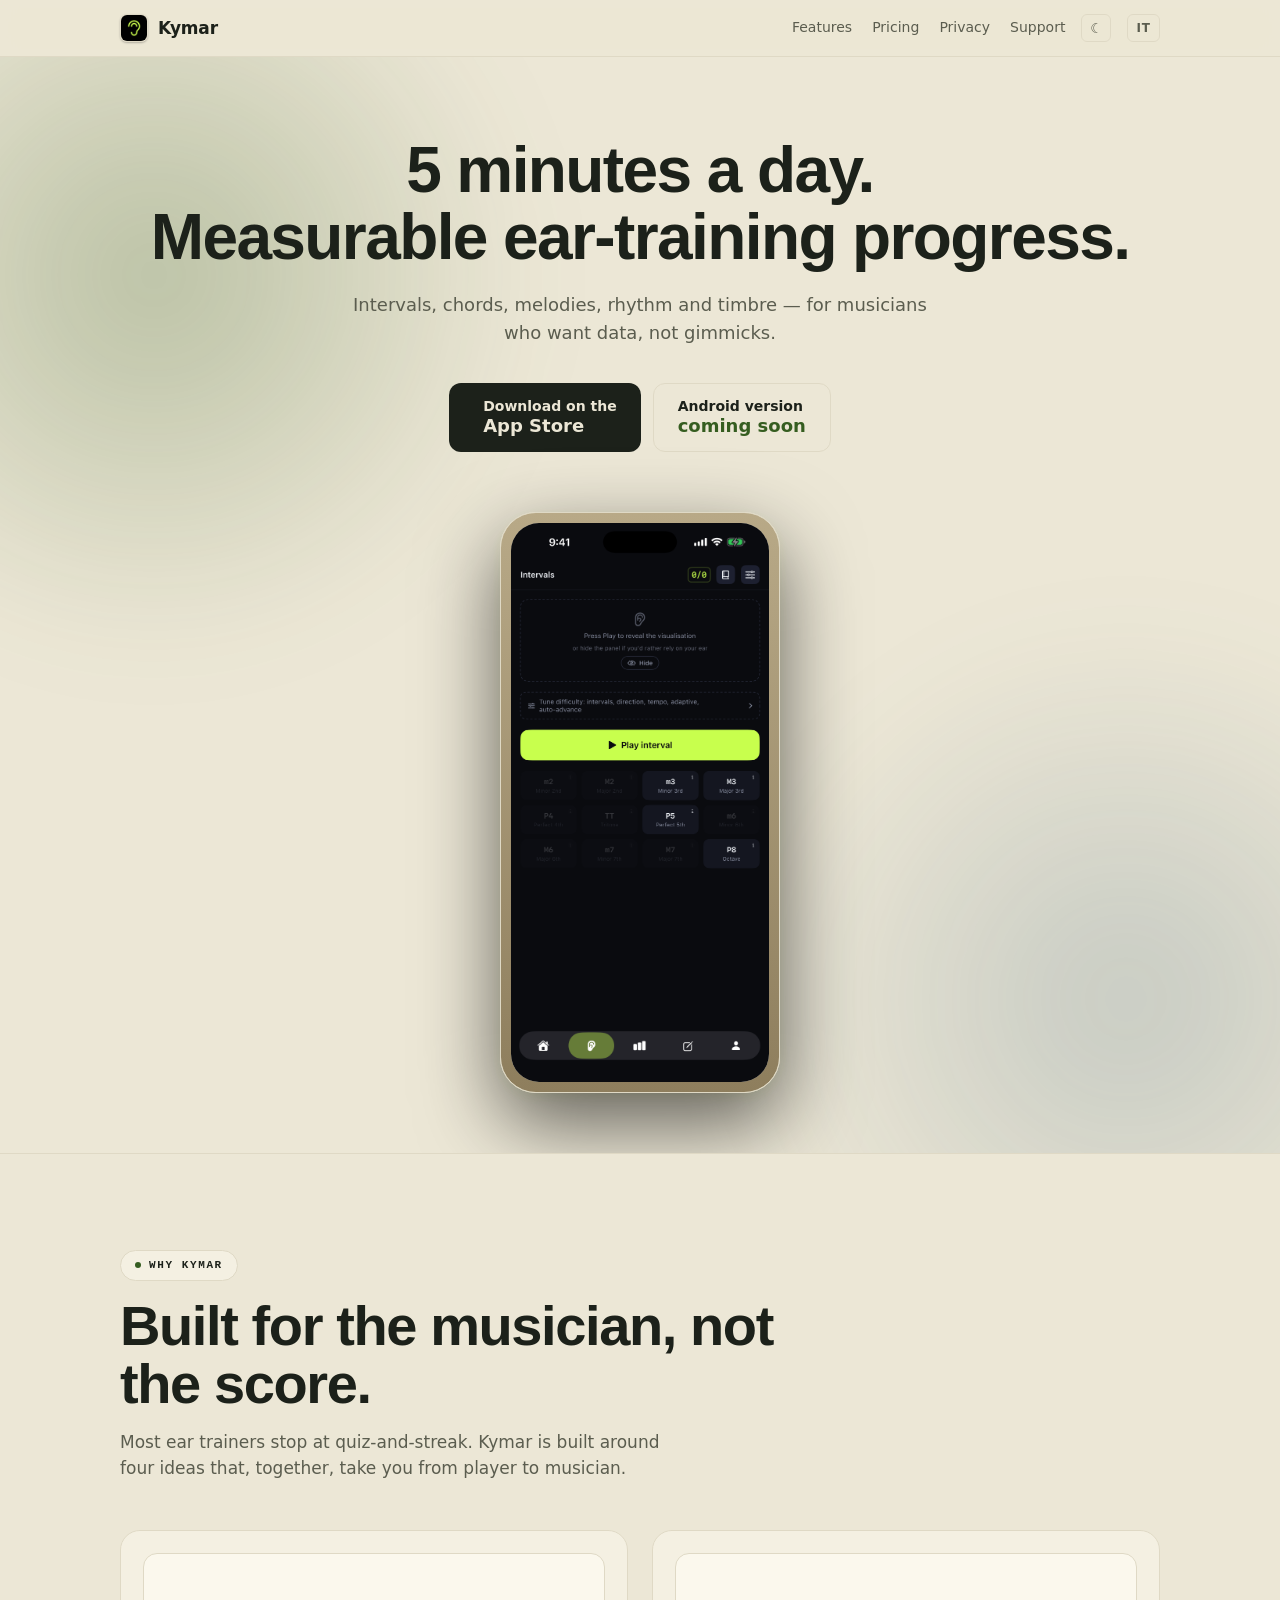
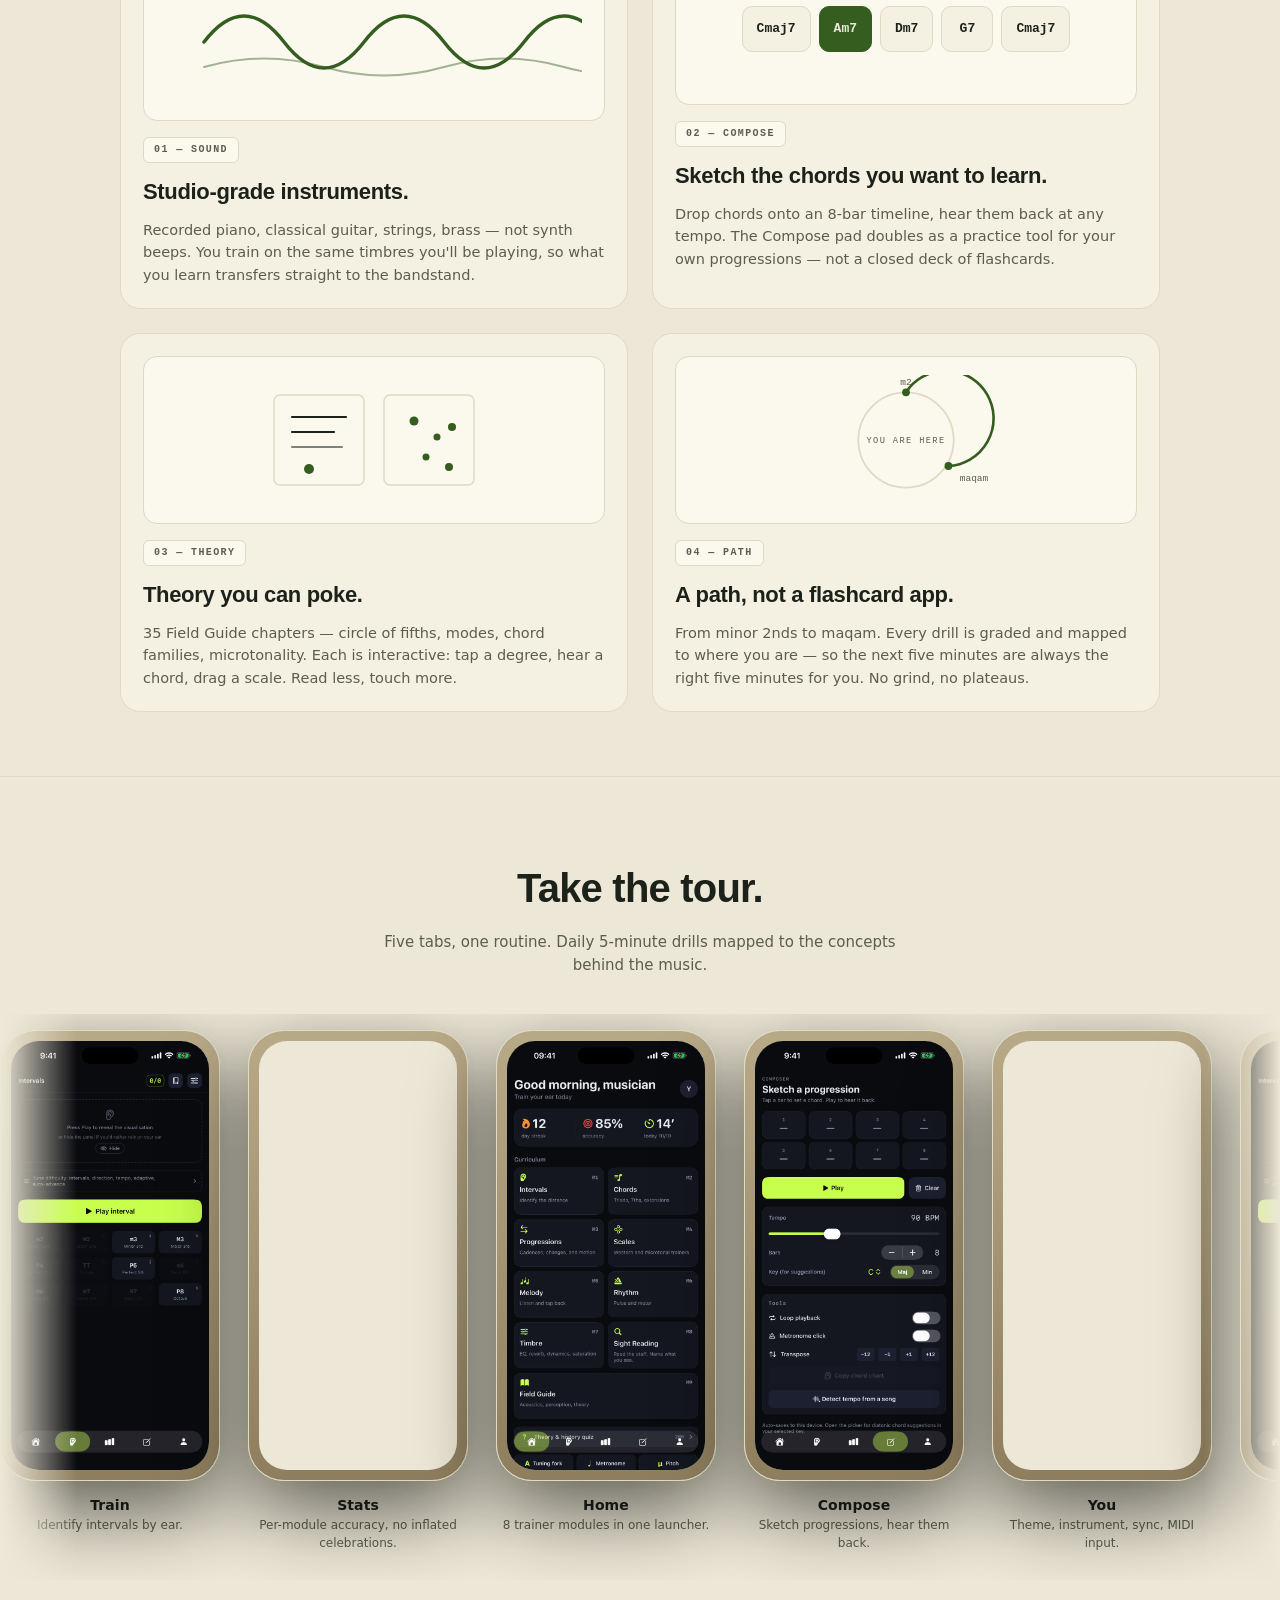
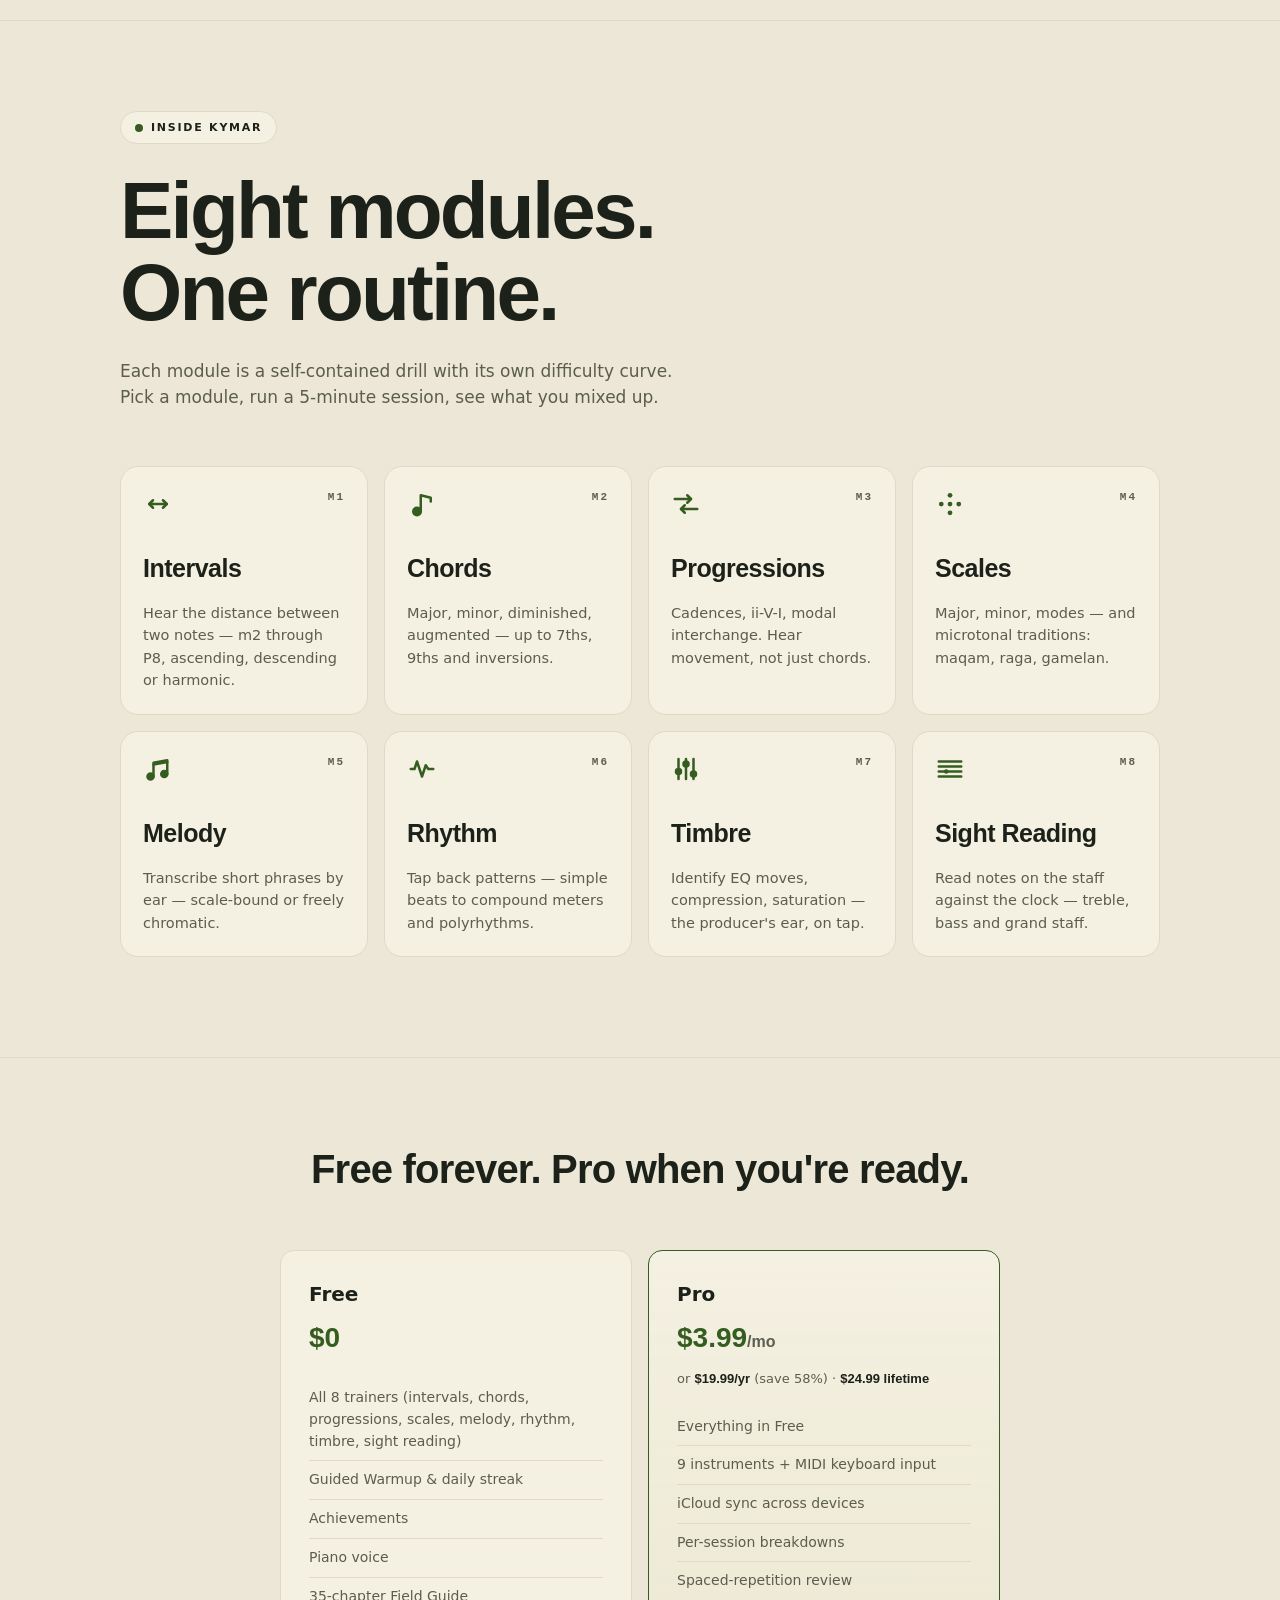
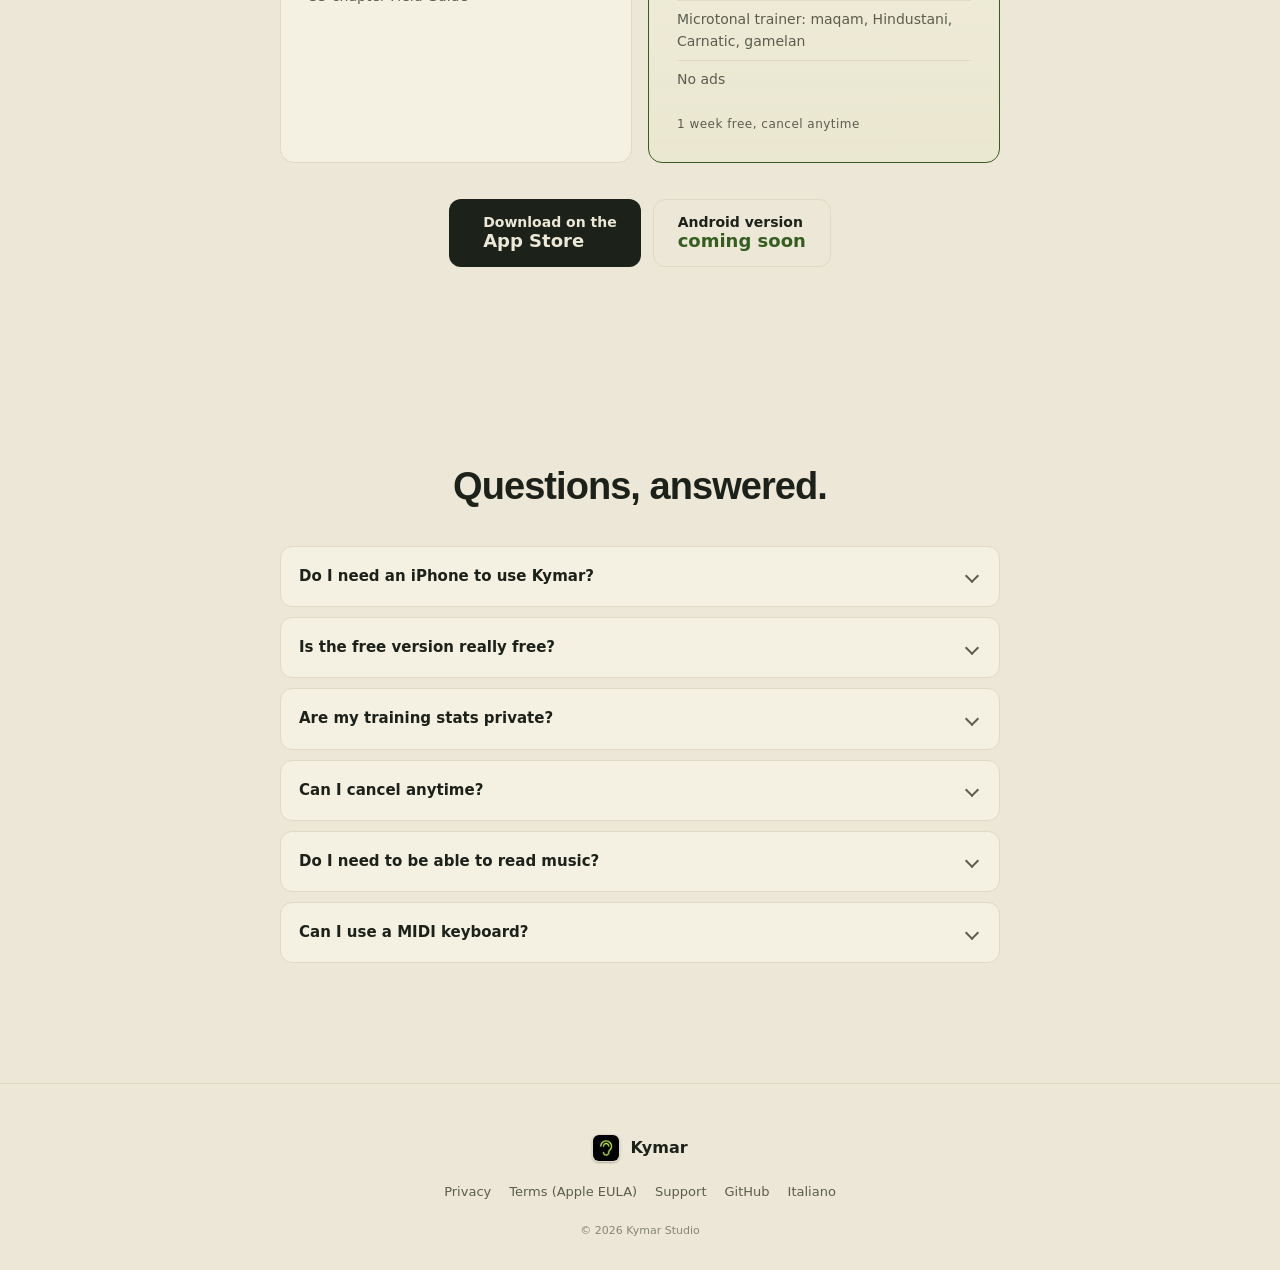
<file: index.html>
<!DOCTYPE html>
<html lang="en">
<head>
<meta charset="UTF-8">
<meta name="viewport" content="width=device-width, initial-scale=1.0">
<meta name="theme-color" content="#0a0b0f">
<title>Kymar — 5 minutes a day, measurable ear-training progress</title>
<meta name="description" content="Daily ear-training practice for musicians. Intervals, chords, melodies, rhythm, timbre. Free on the App Store. Android coming soon.">
<link rel="stylesheet" href="styles.css?v=10">
<link rel="canonical" href="https://khalis-ux.github.io/kymar-site/">
<link rel="alternate" hreflang="en" href="https://khalis-ux.github.io/kymar-site/">
<link rel="alternate" hreflang="it" href="https://khalis-ux.github.io/kymar-site/it/">
<link rel="alternate" hreflang="x-default" href="https://khalis-ux.github.io/kymar-site/">
<meta property="og:title" content="Kymar — 5 minutes a day, measurable ear-training progress">
<meta property="og:description" content="Intervals, chords, melodies, rhythm — for musicians who want data, not gimmicks.">
<meta property="og:type" content="website">
<meta property="og:url" content="https://khalis-ux.github.io/kymar-site/">
<meta property="og:image" content="https://khalis-ux.github.io/kymar-site/og-image.png">
<meta property="og:image:width" content="1200">
<meta property="og:image:height" content="630">
<meta name="twitter:card" content="summary_large_image">
<meta name="twitter:title" content="Kymar — 5 minutes a day, measurable ear-training progress">
<meta name="twitter:description" content="Intervals, chords, melodies, rhythm — for musicians who want data, not gimmicks.">
<meta name="twitter:image" content="https://khalis-ux.github.io/kymar-site/og-image.png">
<!-- Favicon set generated from the iOS Marketing Icon (1024×1024).
     16/32 are the browser-tab sizes; 180 is the iOS "Add to Home
     Screen" touch icon. Apple's spec wants 180 without alpha — the
     source PNG is opaque so the resample is safe. -->
<link rel="icon" type="image/png" sizes="32x32" href="favicon-32.png">
<link rel="icon" type="image/png" sizes="16x16" href="favicon-16.png">
<link rel="apple-touch-icon" sizes="180x180" href="apple-touch-icon.png">
<!-- Schema.org SoftwareApplication payload so Google can render the
     app as a rich result (name + price + screenshot) instead of a
     generic blue link. Mirrors the pricing tiers and screenshots
     declared visually in the page. -->
<script type="application/ld+json">
{
  "@context": "https://schema.org",
  "@type": "MobileApplication",
  "name": "Kymar",
  "description": "Daily ear-training practice for musicians. Intervals, chords, melodies, rhythm, timbre.",
  "operatingSystem": "iOS 17+",
  "applicationCategory": "EducationApplication",
  "url": "https://khalis-ux.github.io/kymar-site/",
  "image": "https://khalis-ux.github.io/kymar-site/og-image.png",
  "screenshot": [
    "https://khalis-ux.github.io/kymar-site/screenshots/02-train-en.png",
    "https://khalis-ux.github.io/kymar-site/screenshots/01-home-en.png",
    "https://khalis-ux.github.io/kymar-site/screenshots/04-stats-en.png"
  ],
  "offers": [
    {"@type": "Offer", "price": "0",     "priceCurrency": "USD", "name": "Free"},
    {"@type": "Offer", "price": "3.99",  "priceCurrency": "USD", "name": "Pro Monthly"},
    {"@type": "Offer", "price": "19.99", "priceCurrency": "USD", "name": "Pro Yearly"},
    {"@type": "Offer", "price": "24.99", "priceCurrency": "USD", "name": "Pro Lifetime"}
  ]
}
</script>
</head>
<body>

<header class="site-header">
  <div class="container header-inner">
    <a href="./" class="brand" aria-label="Kymar — home">
      <img class="brand-mark" src="favicon-32.png" alt="" width="32" height="32" decoding="async">
      <span class="brand-name">Kymar</span>
    </a>
    <nav class="site-nav">
      <a href="#features">Features</a>
      <a href="#pricing">Pricing</a>
      <a href="https://khalis-ux.github.io/kymar-policy/privacy-policy/">Privacy</a>
      <a href="https://khalis-ux.github.io/kymar-policy/support/">Support</a>
    </nav>
    <button class="theme-toggle" type="button"
            aria-label="Switch to light theme" aria-pressed="false">☀</button>
    <a href="it/" class="lang-switch" hreflang="it" aria-label="Italiano">IT</a>
  </div>
</header>

<main>

<section class="hero">
  <div class="container">
    <h1>5 minutes a day.<br>Measurable ear-training progress.</h1>
    <p class="hero-sub">Intervals, chords, melodies, rhythm and timbre — for musicians who want data, not gimmicks.</p>
    <div class="hero-cta">
      <a href="https://apps.apple.com/app/id6772418602" class="btn-store btn-appstore" aria-label="Download on the App Store">
        <span class="badge-glyph" aria-hidden="true"></span>
        <span class="badge-text">Download on the<br><strong>App Store</strong></span>
      </a>
      <a href="#" class="btn-store btn-playstore" aria-label="Android version coming">
        <span class="badge-text">Android version<br><strong>coming soon</strong></span>
      </a>
    </div>
    <div class="hero-screen">
      <div class="phone-frame">
        <div class="phone-screen">
          <img src="screenshots/02-train-en.png" alt="Kymar Intervals trainer with 12-button answer grid and Play button — the daily-drill view" loading="eager" decoding="async">
        </div>
      </div>
    </div>
  </div>
</section>

<!-- WHY KYMAR — four-up pitch grid. The two screenshots above show
     what the app LOOKS like; this section explains why it's built the
     way it is. Inline SVGs for the per-card visuals so the whole
     section ships in one HTML round-trip (no image requests, no
     layout-shift while waiting for assets). -->
<section class="why-kymar" id="why" aria-label="Why Kymar">
  <div class="container why-kymar-inner">
    <div class="why-kymar-head">
      <span class="pill why-kymar-pill">WHY KYMAR</span>
      <h2 class="why-kymar-title">Built for the musician, not the score.</h2>
      <p class="why-kymar-sub">
        Most ear trainers stop at quiz-and-streak. Kymar is built
        around four ideas that, together, take you from player to
        musician.
      </p>
    </div>

    <div class="why-grid">
      <!-- 01 — SOUND -->
      <article class="why-card">
        <div class="why-card-visual">
          <svg viewBox="0 0 400 130" aria-hidden="true" class="why-svg">
            <path d="M 30 70 Q 70 18, 110 70 T 190 70 T 270 70 T 350 70 T 430 70"
                  stroke="var(--accent)" stroke-width="3.5" fill="none" stroke-linecap="round"/>
            <path d="M 30 95 Q 90 78, 150 95 T 270 95 T 390 95 T 510 95"
                  stroke="var(--accent)" stroke-width="2" fill="none"
                  stroke-linecap="round" opacity="0.45"/>
          </svg>
        </div>
        <span class="why-card-label">01 — SOUND</span>
        <h3 class="why-card-title">Studio-grade instruments.</h3>
        <p class="why-card-body">
          Recorded piano, classical guitar, strings, brass — not synth
          beeps. You train on the same timbres you'll be playing, so
          what you learn transfers straight to the bandstand.
        </p>
      </article>

      <!-- 02 — COMPOSE -->
      <article class="why-card">
        <div class="why-card-visual">
          <div class="why-chords">
            <span class="chord-pill">Cmaj7</span>
            <span class="chord-pill is-active">Am7</span>
            <span class="chord-pill">Dm7</span>
            <span class="chord-pill">G7</span>
            <span class="chord-pill">Cmaj7</span>
          </div>
        </div>
        <span class="why-card-label">02 — COMPOSE</span>
        <h3 class="why-card-title">Sketch the chords you want to learn.</h3>
        <p class="why-card-body">
          Drop chords onto an 8-bar timeline, hear them back at any
          tempo. The Compose pad doubles as a practice tool for your
          own progressions — not a closed deck of flashcards.
        </p>
      </article>

      <!-- 03 — THEORY -->
      <article class="why-card">
        <div class="why-card-visual">
          <svg viewBox="0 0 400 130" aria-hidden="true" class="why-svg">
            <!-- Left "page" — text lines + a dot -->
            <rect x="100" y="20" width="90" height="90" rx="6"
                  fill="var(--surface-hi)" stroke="var(--divider)" stroke-width="1.5"/>
            <line x1="118" y1="42" x2="172" y2="42"
                  stroke="var(--text)" stroke-width="2.2" stroke-linecap="round"/>
            <line x1="118" y1="57" x2="160" y2="57"
                  stroke="var(--text)" stroke-width="2.2" stroke-linecap="round"/>
            <line x1="118" y1="72" x2="168" y2="72"
                  stroke="var(--text)" stroke-width="2.2" stroke-linecap="round" opacity="0.55"/>
            <circle cx="135" cy="94" r="5" fill="var(--accent)"/>
            <!-- Right "page" — scattered dots -->
            <rect x="210" y="20" width="90" height="90" rx="6"
                  fill="var(--surface-hi)" stroke="var(--divider)" stroke-width="1.5"/>
            <circle cx="240" cy="46" r="4.5" fill="var(--accent)"/>
            <circle cx="263" cy="62" r="3.5" fill="var(--accent)"/>
            <circle cx="278" cy="52" r="4" fill="var(--accent)"/>
            <circle cx="252" cy="82" r="3.5" fill="var(--accent)"/>
            <circle cx="275" cy="92" r="4" fill="var(--accent)"/>
          </svg>
        </div>
        <span class="why-card-label">03 — THEORY</span>
        <h3 class="why-card-title">Theory you can poke.</h3>
        <p class="why-card-body">
          35 Field Guide chapters — circle of fifths, modes, chord
          families, microtonality. Each is interactive: tap a degree,
          hear a chord, drag a scale. Read less, touch more.
        </p>
      </article>

      <!-- 04 — PATH -->
      <article class="why-card">
        <div class="why-card-visual">
          <svg viewBox="0 0 400 150" aria-hidden="true" class="why-svg">
            <!-- Faint full circle as the "map" -->
            <circle cx="200" cy="75" r="55"
                    stroke="var(--divider)" stroke-width="2" fill="none"/>
            <!-- The walked arc from m2 (top) clockwise to maqam (bottom-right) -->
            <path d="M 200 20 A 55 55 0 1 1 248.95 105"
                  stroke="var(--accent)" stroke-width="3" fill="none" stroke-linecap="round"/>
            <!-- Endpoint dots + labels -->
            <circle cx="200" cy="20" r="4.5" fill="var(--accent)"/>
            <text x="200" y="11" text-anchor="middle"
                  font-size="11" font-family="ui-monospace, Menlo, monospace"
                  fill="var(--text-dim)">m2</text>
            <circle cx="248.95" cy="105" r="4.5" fill="var(--accent)"/>
            <text x="262" y="122"
                  font-size="11" font-family="ui-monospace, Menlo, monospace"
                  fill="var(--text-dim)">maqam</text>
            <!-- Centre label -->
            <text x="200" y="78" text-anchor="middle"
                  font-size="10" letter-spacing="1.6"
                  font-family="ui-monospace, Menlo, monospace"
                  fill="var(--text-dim)">YOU ARE HERE</text>
          </svg>
        </div>
        <span class="why-card-label">04 — PATH</span>
        <h3 class="why-card-title">A path, not a flashcard app.</h3>
        <p class="why-card-body">
          From minor 2nds to maqam. Every drill is graded and mapped
          to where you are — so the next five minutes are always the
          right five minutes for you. No grind, no plateaus.
        </p>
      </article>
    </div>
  </div>
</section>

<section class="screens" id="screens" aria-label="App screenshots">
  <div class="container">
    <h2>Take the tour.</h2>
    <p class="screens-sub">Five tabs, one routine. Daily 5-minute drills mapped to the concepts behind the music.</p>
  </div>
  <!-- Auto-scrolling marquee. The track contains the 5 figures twice
       (set A + set B aria-hidden) so the CSS animation loops seamlessly
       on a -50% translate. Pauses on hover so users can read captions
       and study a particular screen. -->
  <div class="marquee">
    <div class="marquee-track">
      <figure>
        <div class="phone-frame"><div class="phone-screen">
          <img src="screenshots/02-train-en.png" alt="Intervals trainer with 12-button answer grid and Play button" loading="eager" decoding="async">
        </div></div>
        <figcaption><strong>Train</strong>Identify intervals by ear.</figcaption>
      </figure>
      <figure>
        <div class="phone-frame"><div class="phone-screen">
          <img src="screenshots/04-stats-en.png" alt="Stats overall view with last-14-days chart and per-module accuracy" loading="eager" decoding="async">
        </div></div>
        <figcaption><strong>Stats</strong>Per-module accuracy, no inflated celebrations.</figcaption>
      </figure>
      <figure>
        <div class="phone-frame"><div class="phone-screen">
          <img src="screenshots/01-home-en.png" alt="Home tab with the curriculum grid of 8 trainer modules" loading="eager" decoding="async">
        </div></div>
        <figcaption><strong>Home</strong>8 trainer modules in one launcher.</figcaption>
      </figure>
      <figure>
        <div class="phone-frame"><div class="phone-screen">
          <img src="screenshots/03-compose-en.png" alt="Compose pad with 8-bar chord timeline and tempo control" loading="eager" decoding="async">
        </div></div>
        <figcaption><strong>Compose</strong>Sketch progressions, hear them back.</figcaption>
      </figure>
      <figure>
        <div class="phone-frame"><div class="phone-screen">
          <img src="screenshots/05-you-en.png" alt="You tab with appearance, audio and daily-goal preferences" loading="eager" decoding="async">
        </div></div>
        <figcaption><strong>You</strong>Theme, instrument, sync, MIDI input.</figcaption>
      </figure>
      <!-- Duplicate set for seamless loop -->
      <figure aria-hidden="true">
        <div class="phone-frame"><div class="phone-screen">
          <img src="screenshots/02-train-en.png" alt="" loading="eager" decoding="async">
        </div></div>
        <figcaption><strong>Train</strong>Identify intervals by ear.</figcaption>
      </figure>
      <figure aria-hidden="true">
        <div class="phone-frame"><div class="phone-screen">
          <img src="screenshots/04-stats-en.png" alt="" loading="eager" decoding="async">
        </div></div>
        <figcaption><strong>Stats</strong>Per-module accuracy, no inflated celebrations.</figcaption>
      </figure>
      <figure aria-hidden="true">
        <div class="phone-frame"><div class="phone-screen">
          <img src="screenshots/01-home-en.png" alt="" loading="eager" decoding="async">
        </div></div>
        <figcaption><strong>Home</strong>8 trainer modules in one launcher.</figcaption>
      </figure>
      <figure aria-hidden="true">
        <div class="phone-frame"><div class="phone-screen">
          <img src="screenshots/03-compose-en.png" alt="" loading="eager" decoding="async">
        </div></div>
        <figcaption><strong>Compose</strong>Sketch progressions, hear them back.</figcaption>
      </figure>
      <figure aria-hidden="true">
        <div class="phone-frame"><div class="phone-screen">
          <img src="screenshots/05-you-en.png" alt="" loading="eager" decoding="async">
        </div></div>
        <figcaption><strong>You</strong>Theme, instrument, sync, MIDI input.</figcaption>
      </figure>
      <!-- Third identical set — extends the track so the loop's
           half-cycle stride (1 set worth = 1240px) is smaller than
           the visible viewport on any practical monitor. With only
           two sets the visible viewport could overrun the right
           edge of the track right before the wrap, leaving 200+px
           of empty space that "popped" cards back when the animation
           reset. Three sets push the safe viewport to ~2480px. -->
      <figure aria-hidden="true">
        <div class="phone-frame"><div class="phone-screen">
          <img src="screenshots/02-train-en.png" alt="" loading="eager" decoding="async">
        </div></div>
        <figcaption><strong>Train</strong>Identify intervals by ear.</figcaption>
      </figure>
      <figure aria-hidden="true">
        <div class="phone-frame"><div class="phone-screen">
          <img src="screenshots/04-stats-en.png" alt="" loading="eager" decoding="async">
        </div></div>
        <figcaption><strong>Stats</strong>Per-module accuracy, no inflated celebrations.</figcaption>
      </figure>
      <figure aria-hidden="true">
        <div class="phone-frame"><div class="phone-screen">
          <img src="screenshots/01-home-en.png" alt="" loading="eager" decoding="async">
        </div></div>
        <figcaption><strong>Home</strong>8 trainer modules in one launcher.</figcaption>
      </figure>
      <figure aria-hidden="true">
        <div class="phone-frame"><div class="phone-screen">
          <img src="screenshots/03-compose-en.png" alt="" loading="eager" decoding="async">
        </div></div>
        <figcaption><strong>Compose</strong>Sketch progressions, hear them back.</figcaption>
      </figure>
      <figure aria-hidden="true">
        <div class="phone-frame"><div class="phone-screen">
          <img src="screenshots/05-you-en.png" alt="" loading="eager" decoding="async">
        </div></div>
        <figcaption><strong>You</strong>Theme, instrument, sync, MIDI input.</figcaption>
      </figure>
    </div>
  </div>
</section>

<section class="modules" id="features">
  <div class="container">
    <span class="section-label">Inside Kymar</span>
    <h2 class="modules-h">Eight modules.<br>One routine.</h2>
    <p class="section-sub">Each module is a self-contained drill with its own difficulty curve. Pick a module, run a 5-minute session, see what you mixed up.</p>
    <div class="module-grid">
      <article class="module-card">
        <div class="module-card-head">
          <span class="module-icon" aria-hidden="true">
            <svg viewBox="0 0 24 24" fill="none" stroke="currentColor" stroke-width="2" stroke-linecap="round" stroke-linejoin="round">
              <path d="M5 12h14"/><path d="M8 9l-3 3 3 3"/><path d="M16 9l3 3-3 3"/>
            </svg>
          </span>
          <span class="module-tag">M1</span>
        </div>
        <h3>Intervals</h3>
        <p>Hear the distance between two notes — m2 through P8, ascending, descending or harmonic.</p>
      </article>
      <article class="module-card">
        <div class="module-card-head">
          <span class="module-icon" aria-hidden="true">
            <svg viewBox="0 0 24 24" fill="none" stroke="currentColor" stroke-width="2" stroke-linecap="round" stroke-linejoin="round">
              <circle cx="8" cy="18" r="3" fill="currentColor"/><path d="M11 18V5l8 2v3"/>
            </svg>
          </span>
          <span class="module-tag">M2</span>
        </div>
        <h3>Chords</h3>
        <p>Major, minor, diminished, augmented — up to 7ths, 9ths and inversions.</p>
      </article>
      <article class="module-card">
        <div class="module-card-head">
          <span class="module-icon" aria-hidden="true">
            <svg viewBox="0 0 24 24" fill="none" stroke="currentColor" stroke-width="2" stroke-linecap="round" stroke-linejoin="round">
              <path d="M3 8h13l-3-3"/><path d="M16 8l-3 3"/><path d="M21 16H8l3-3"/><path d="M8 16l3 3"/>
            </svg>
          </span>
          <span class="module-tag">M3</span>
        </div>
        <h3>Progressions</h3>
        <p>Cadences, ii-V-I, modal interchange. Hear movement, not just chords.</p>
      </article>
      <article class="module-card">
        <div class="module-card-head">
          <span class="module-icon" aria-hidden="true">
            <svg viewBox="0 0 24 24" fill="currentColor">
              <circle cx="12" cy="5" r="1.9"/><circle cx="5" cy="12" r="1.9"/><circle cx="12" cy="12" r="1.9"/><circle cx="19" cy="12" r="1.9"/><circle cx="12" cy="19" r="1.9"/>
            </svg>
          </span>
          <span class="module-tag">M4</span>
        </div>
        <h3>Scales</h3>
        <p>Major, minor, modes — and microtonal traditions: maqam, raga, gamelan.</p>
      </article>
      <article class="module-card">
        <div class="module-card-head">
          <span class="module-icon" aria-hidden="true">
            <svg viewBox="0 0 24 24" fill="none" stroke="currentColor" stroke-width="2" stroke-linecap="round" stroke-linejoin="round">
              <circle cx="6" cy="18" r="2.4" fill="currentColor"/><circle cx="17" cy="16" r="2.4" fill="currentColor"/><path d="M8.4 18V7l11-2v11"/><path d="M8.4 8.5l11-2"/>
            </svg>
          </span>
          <span class="module-tag">M5</span>
        </div>
        <h3>Melody</h3>
        <p>Transcribe short phrases by ear — scale-bound or freely chromatic.</p>
      </article>
      <article class="module-card">
        <div class="module-card-head">
          <span class="module-icon" aria-hidden="true">
            <svg viewBox="0 0 24 24" fill="none" stroke="currentColor" stroke-width="2" stroke-linecap="round" stroke-linejoin="round">
              <path d="M3 12h3l2-6 4 12 3-9 2 3h4"/>
            </svg>
          </span>
          <span class="module-tag">M6</span>
        </div>
        <h3>Rhythm</h3>
        <p>Tap back patterns — simple beats to compound meters and polyrhythms.</p>
      </article>
      <article class="module-card">
        <div class="module-card-head">
          <span class="module-icon" aria-hidden="true">
            <svg viewBox="0 0 24 24" fill="none" stroke="currentColor" stroke-width="2" stroke-linecap="round" stroke-linejoin="round">
              <path d="M6 4v16"/><path d="M12 4v16"/><path d="M18 4v16"/>
              <circle cx="6" cy="14" r="2" fill="currentColor"/><circle cx="12" cy="8" r="2" fill="currentColor"/><circle cx="18" cy="16" r="2" fill="currentColor"/>
            </svg>
          </span>
          <span class="module-tag">M7</span>
        </div>
        <h3>Timbre</h3>
        <p>Identify EQ moves, compression, saturation — the producer's ear, on tap.</p>
      </article>
      <article class="module-card">
        <div class="module-card-head">
          <span class="module-icon" aria-hidden="true">
            <svg viewBox="0 0 24 24" fill="none" stroke="currentColor" stroke-width="2" stroke-linecap="round" stroke-linejoin="round">
              <path d="M3 6h18M3 10h18M3 14h18M3 18h18"/>
              <circle cx="9" cy="14" r="1.8" fill="currentColor" stroke="none"/>
            </svg>
          </span>
          <span class="module-tag">M8</span>
        </div>
        <h3>Sight Reading</h3>
        <p>Read notes on the staff against the clock — treble, bass and grand staff.</p>
      </article>
    </div>
  </div>
</section>

<section class="pricing" id="pricing">
  <div class="container">
    <h2>Free forever. Pro when you're ready.</h2>
    <div class="pricing-grid">
      <div class="plan">
        <h3>Free</h3>
        <p class="plan-price">$0</p>
        <ul>
          <li>All 8 trainers (intervals, chords, progressions, scales, melody, rhythm, timbre, sight reading)</li>
          <li>Guided Warmup &amp; daily streak</li>
          <li>Achievements</li>
          <li>Piano voice</li>
          <li>35-chapter Field Guide</li>
        </ul>
      </div>
      <div class="plan plan-featured">
        <h3>Pro</h3>
        <p class="plan-price">$3.99<span class="plan-price-unit">/mo</span></p>
        <p class="plan-price-alt">or <strong>$19.99/yr</strong> (save 58%) · <strong>$24.99 lifetime</strong></p>
        <ul>
          <li>Everything in Free</li>
          <li>9 instruments + MIDI keyboard input</li>
          <li>iCloud sync across devices</li>
          <li>Per-session breakdowns</li>
          <li>Spaced-repetition review</li>
          <li>Microtonal trainer: maqam, Hindustani, Carnatic, gamelan</li>
          <li>No ads</li>
        </ul>
        <p class="plan-note">1 week free, cancel anytime</p>
      </div>
    </div>
    <!-- CTA repeated below the fold. The hero badges scroll out of
         view by the time the user has read features + pricing, and
         making them scroll back to download is friction we can avoid. -->
    <div class="hero-cta pricing-cta">
      <a href="https://apps.apple.com/app/id6772418602" class="btn-store btn-appstore" aria-label="Download on the App Store">
        <span class="badge-glyph" aria-hidden="true"></span>
        <span class="badge-text">Download on the<br><strong>App Store</strong></span>
      </a>
      <a href="#" class="btn-store btn-playstore" aria-label="Android version coming">
        <span class="badge-text">Android version<br><strong>coming soon</strong></span>
      </a>
    </div>
  </div>
</section>

<section class="faq" id="faq" aria-label="Frequently asked questions">
  <div class="container">
    <h2>Questions, answered.</h2>
    <div class="faq-list">
      <details>
        <summary>Do I need an iPhone to use Kymar?</summary>
        <p>Yes — Kymar is iOS-only for now (iOS 17 or later, iPhone and iPad). An Android version is on the roadmap; the project is one indie dev, so iOS comes first.</p>
      </details>
      <details>
        <summary>Is the free version really free?</summary>
        <p>Yes, forever. All 8 trainer modules, the guided Warmup, the daily streak, and the 35-chapter Field Guide are free. Pro adds 8 more instruments (9 in total), MIDI keyboard input, iCloud sync, detailed per-session stats, spaced-repetition review, the microtonal trainer (maqam, Hindustani, Carnatic, gamelan) — and removes ads.</p>
      </details>
      <details>
        <summary>Are my training stats private?</summary>
        <p>Yes. Stats stay on your device by default — there is no Kymar server collecting them. The iCloud sync option (Pro) uses your own iCloud account, end-to-end through Apple's infrastructure. Read the full <a href="https://khalis-ux.github.io/kymar-policy/privacy-policy/">privacy policy</a> for the technical detail.</p>
      </details>
      <details>
        <summary>Can I cancel anytime?</summary>
        <p>Yes. Monthly and Yearly Pro plans auto-renew until cancelled — manage them in <em>Settings → Apple ID → Subscriptions</em>. Pro Lifetime is a single one-time purchase with no renewal. The 1-week free trial doesn't charge anything if you cancel before it ends.</p>
      </details>
      <details>
        <summary>Do I need to be able to read music?</summary>
        <p>No. Most trainers (Intervals, Chords, Melody, Rhythm, Timbre) work purely by ear and tap — no notation required. The Field Guide and the optional staff visualisations are there if you <em>want</em> to bridge ear to page.</p>
      </details>
      <details>
        <summary>Can I use a MIDI keyboard?</summary>
        <p>Yes, on Pro. USB, Bluetooth or network MIDI controllers feed straight into the trainers, so you can answer chord and interval drills on a real keyboard instead of tapping the screen.</p>
      </details>
    </div>
  </div>
</section>

</main>

<footer class="site-footer">
  <div class="container footer-inner">
    <div class="footer-brand">
      <img class="brand-mark" src="favicon-32.png" alt="" width="28" height="28" decoding="async">
      <span>Kymar</span>
    </div>
    <nav class="footer-nav">
      <a href="https://khalis-ux.github.io/kymar-policy/privacy-policy/">Privacy</a>
      <a href="https://www.apple.com/legal/internet-services/itunes/dev/stdeula/">Terms (Apple EULA)</a>
      <a href="https://khalis-ux.github.io/kymar-policy/support/">Support</a>
      <a href="https://github.com/Khalis-ux/kymar-ios">GitHub</a>
      <a href="it/" hreflang="it">Italiano</a>
    </nav>
    <p class="copyright">© 2026 Kymar Studio</p>
  </div>
</footer>

<script src="app.js?v=10" defer></script>
</body>
</html>
</file>
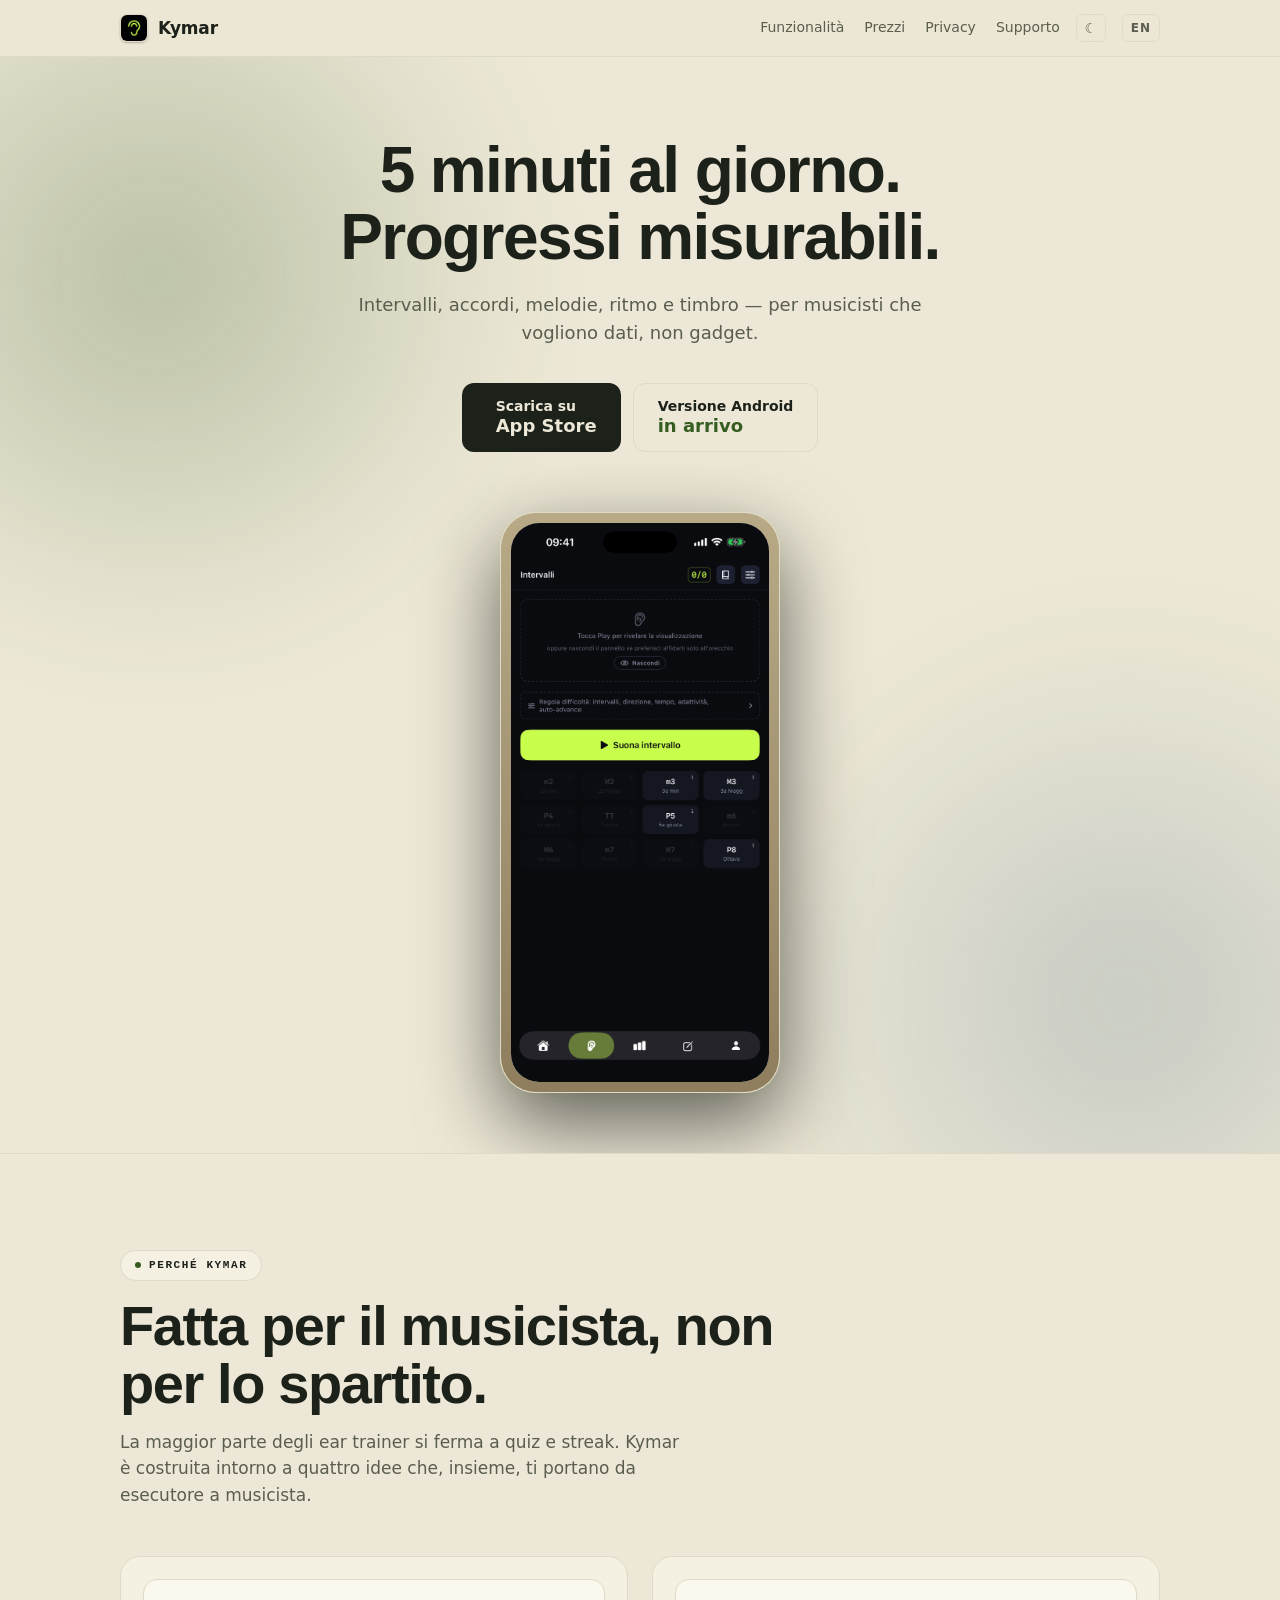
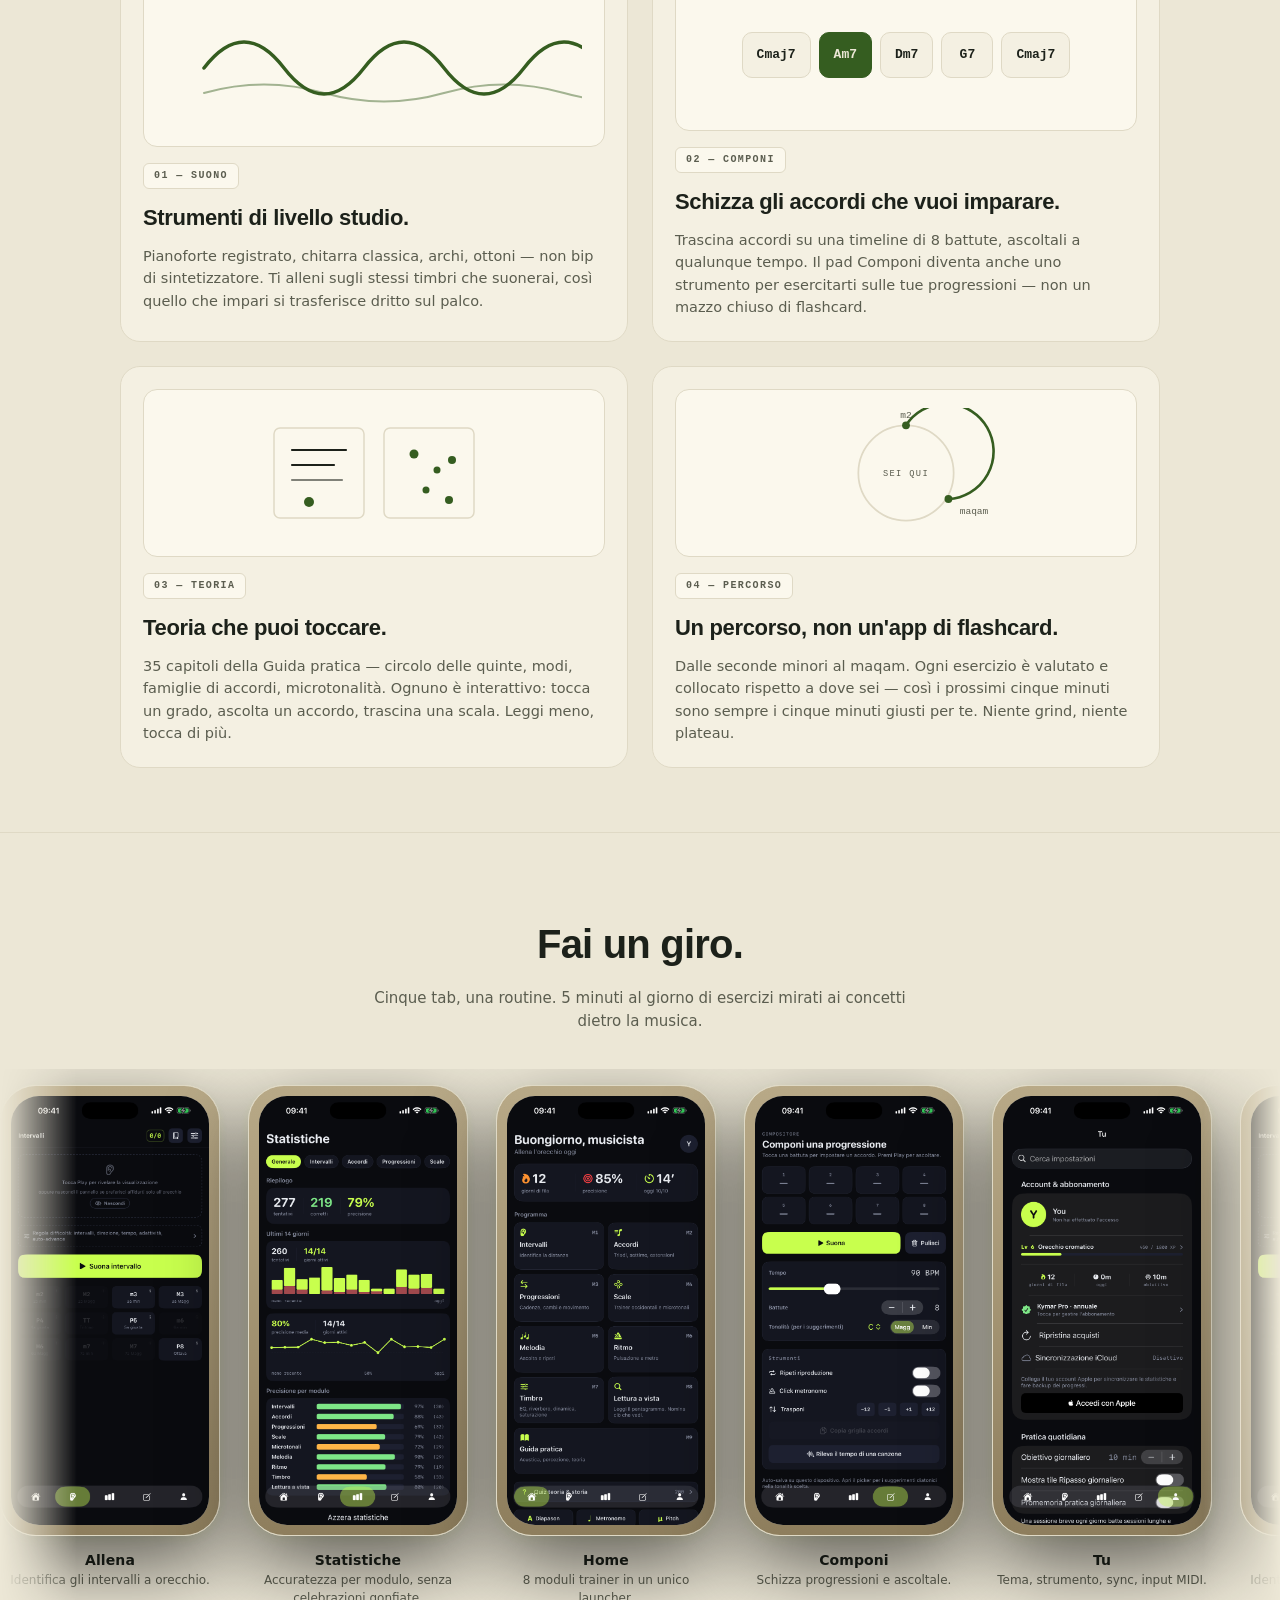
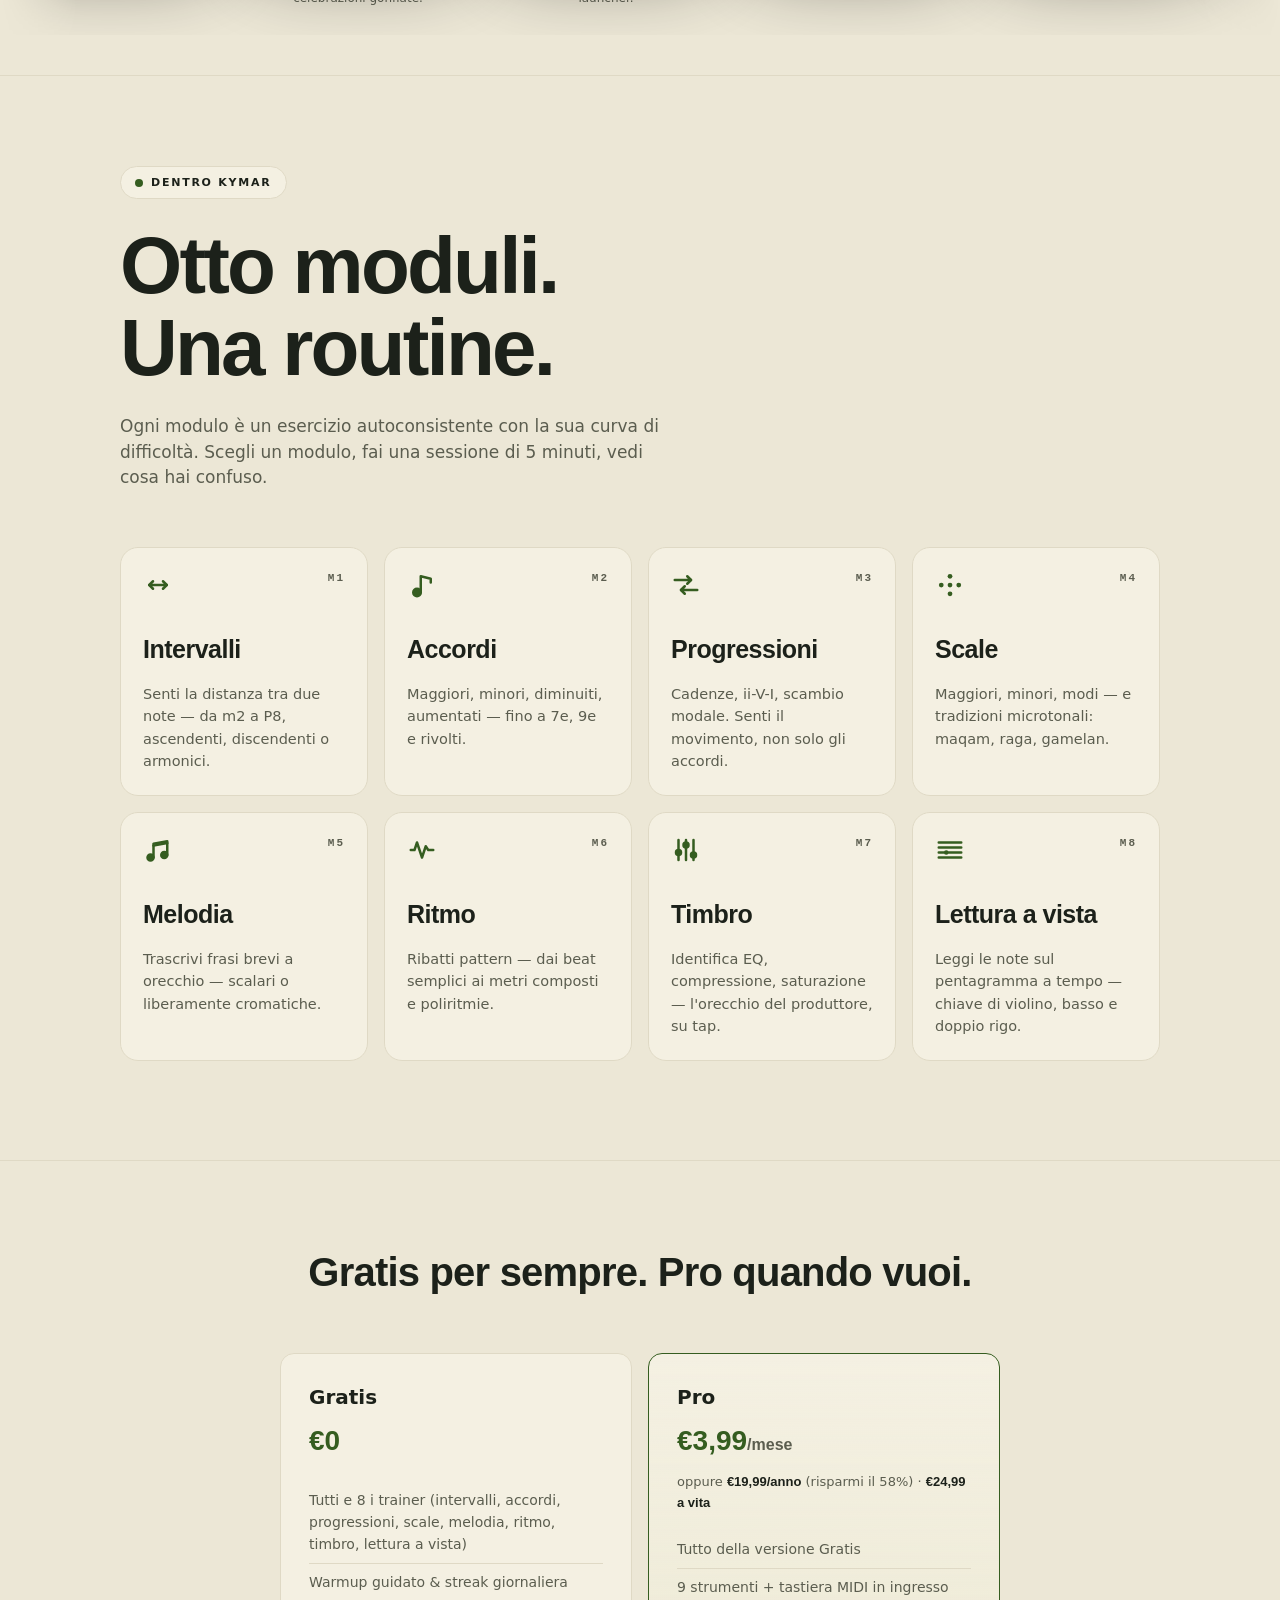
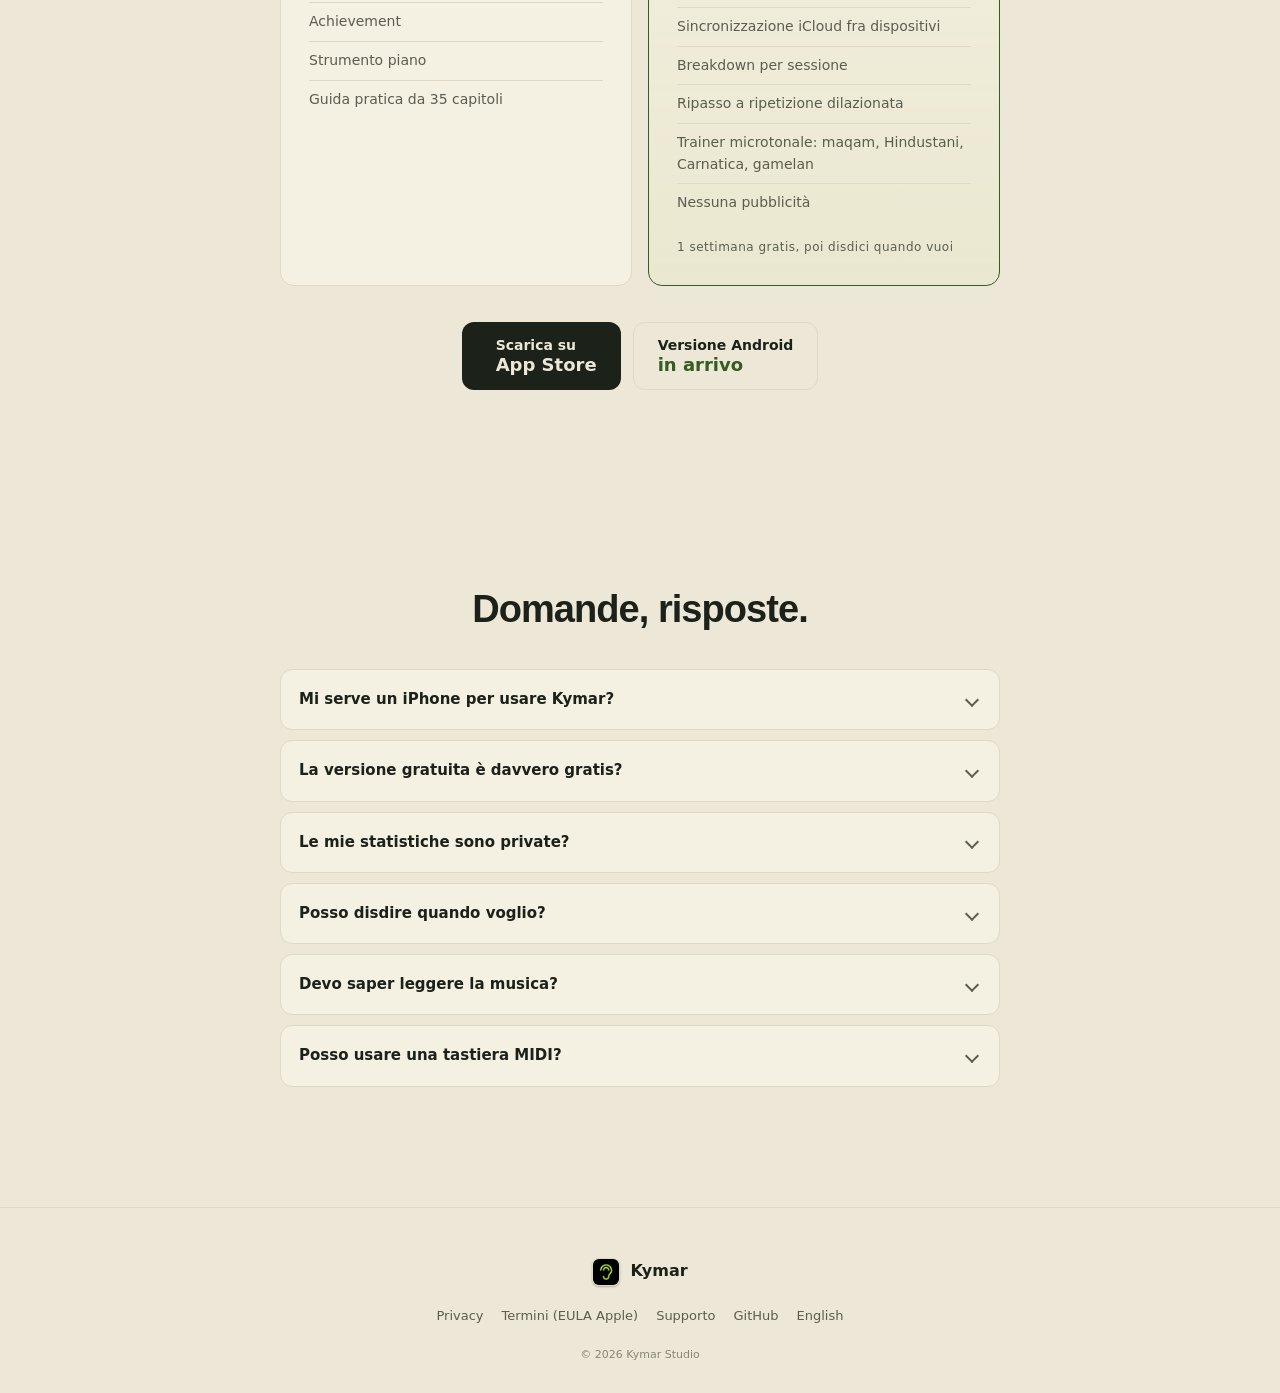
<file: it/index.html>
<!DOCTYPE html>
<html lang="it">
<head>
<meta charset="UTF-8">
<meta name="viewport" content="width=device-width, initial-scale=1.0">
<meta name="theme-color" content="#0a0b0f">
<title>Kymar — 5 minuti al giorno, progressi misurabili nell'ear training</title>
<meta name="description" content="Pratica quotidiana di ear training per musicisti. Intervalli, accordi, melodie, ritmo, timbro. Gratis su App Store. Versione Android in arrivo.">
<link rel="stylesheet" href="../styles.css?v=10">
<link rel="canonical" href="https://khalis-ux.github.io/kymar-site/it/">
<link rel="alternate" hreflang="en" href="https://khalis-ux.github.io/kymar-site/">
<link rel="alternate" hreflang="it" href="https://khalis-ux.github.io/kymar-site/it/">
<link rel="alternate" hreflang="x-default" href="https://khalis-ux.github.io/kymar-site/">
<meta property="og:title" content="Kymar — 5 minuti al giorno, progressi misurabili nell'ear training">
<meta property="og:description" content="Intervalli, accordi, melodie, ritmo — per musicisti che vogliono dati, non gadget.">
<meta property="og:type" content="website">
<meta property="og:url" content="https://khalis-ux.github.io/kymar-site/it/">
<meta property="og:image" content="https://khalis-ux.github.io/kymar-site/og-image.png">
<meta property="og:image:width" content="1200">
<meta property="og:image:height" content="630">
<meta name="twitter:card" content="summary_large_image">
<meta name="twitter:title" content="Kymar — 5 minuti al giorno, progressi misurabili nell'ear training">
<meta name="twitter:description" content="Intervalli, accordi, melodie, ritmo — per musicisti che vogliono dati, non gadget.">
<meta name="twitter:image" content="https://khalis-ux.github.io/kymar-site/og-image.png">
<link rel="icon" type="image/png" sizes="32x32" href="../favicon-32.png">
<link rel="icon" type="image/png" sizes="16x16" href="../favicon-16.png">
<link rel="apple-touch-icon" sizes="180x180" href="../apple-touch-icon.png">
<script type="application/ld+json">
{
  "@context": "https://schema.org",
  "@type": "MobileApplication",
  "name": "Kymar",
  "description": "Pratica quotidiana di ear training per musicisti. Intervalli, accordi, melodie, ritmo, timbro.",
  "operatingSystem": "iOS 17+",
  "applicationCategory": "EducationApplication",
  "url": "https://khalis-ux.github.io/kymar-site/it/",
  "inLanguage": "it",
  "image": "https://khalis-ux.github.io/kymar-site/og-image.png",
  "screenshot": [
    "https://khalis-ux.github.io/kymar-site/screenshots/02-train-it.png",
    "https://khalis-ux.github.io/kymar-site/screenshots/01-home-it.png",
    "https://khalis-ux.github.io/kymar-site/screenshots/04-stats-it.png"
  ],
  "offers": [
    {"@type": "Offer", "price": "0",     "priceCurrency": "EUR", "name": "Gratis"},
    {"@type": "Offer", "price": "3.99",  "priceCurrency": "EUR", "name": "Pro Mensile"},
    {"@type": "Offer", "price": "19.99", "priceCurrency": "EUR", "name": "Pro Annuale"},
    {"@type": "Offer", "price": "24.99", "priceCurrency": "EUR", "name": "Pro A vita"}
  ]
}
</script>
</head>
<body>

<header class="site-header">
  <div class="container header-inner">
    <a href="./" class="brand" aria-label="Kymar — home">
      <img class="brand-mark" src="../favicon-32.png" alt="" width="32" height="32" decoding="async">
      <span class="brand-name">Kymar</span>
    </a>
    <nav class="site-nav">
      <a href="#features">Funzionalità</a>
      <a href="#pricing">Prezzi</a>
      <a href="https://khalis-ux.github.io/kymar-policy/privacy-policy/">Privacy</a>
      <a href="https://khalis-ux.github.io/kymar-policy/support/">Supporto</a>
    </nav>
    <button class="theme-toggle" type="button"
            aria-label="Passa al tema chiaro" aria-pressed="false">☀</button>
    <a href="../" class="lang-switch" hreflang="en" aria-label="English">EN</a>
  </div>
</header>

<main>

<section class="hero">
  <div class="container">
    <h1>5 minuti al giorno.<br>Progressi misurabili.</h1>
    <p class="hero-sub">Intervalli, accordi, melodie, ritmo e timbro — per musicisti che vogliono dati, non gadget.</p>
    <div class="hero-cta">
      <a href="https://apps.apple.com/it/app/kymar-ear-trainer/id6772418602" class="btn-store btn-appstore" aria-label="Scarica su App Store">
        <span class="badge-glyph" aria-hidden="true"></span>
        <span class="badge-text">Scarica su<br><strong>App Store</strong></span>
      </a>
      <a href="#" class="btn-store btn-playstore" aria-label="Versione Android in arrivo">
        <span class="badge-text">Versione Android<br><strong>in arrivo</strong></span>
      </a>
    </div>
    <div class="hero-screen">
      <div class="phone-frame">
        <div class="phone-screen">
          <img src="../screenshots/02-train-it.png" alt="Trainer Intervalli di Kymar con griglia di 12 pulsanti e tasto Play — la schermata di allenamento quotidiano" loading="eager" decoding="async">
        </div>
      </div>
    </div>
  </div>
</section>

<!-- PERCHÉ KYMAR — quattro idee fondative. Le screenshot sopra
     mostrano COM'È l'app; questa sezione spiega perché è costruita
     così. SVG inline per i visual delle card così tutto vive in un
     solo round-trip HTML (zero asset, zero layout shift). -->
<section class="why-kymar" id="why" aria-label="Perché Kymar">
  <div class="container why-kymar-inner">
    <div class="why-kymar-head">
      <span class="pill why-kymar-pill">PERCHÉ KYMAR</span>
      <h2 class="why-kymar-title">Fatta per il musicista, non per lo spartito.</h2>
      <p class="why-kymar-sub">
        La maggior parte degli ear trainer si ferma a quiz e streak.
        Kymar è costruita intorno a quattro idee che, insieme, ti
        portano da esecutore a musicista.
      </p>
    </div>

    <div class="why-grid">
      <!-- 01 — SUONO -->
      <article class="why-card">
        <div class="why-card-visual">
          <svg viewBox="0 0 400 130" aria-hidden="true" class="why-svg">
            <path d="M 30 70 Q 70 18, 110 70 T 190 70 T 270 70 T 350 70 T 430 70"
                  stroke="var(--accent)" stroke-width="3.5" fill="none" stroke-linecap="round"/>
            <path d="M 30 95 Q 90 78, 150 95 T 270 95 T 390 95 T 510 95"
                  stroke="var(--accent)" stroke-width="2" fill="none"
                  stroke-linecap="round" opacity="0.45"/>
          </svg>
        </div>
        <span class="why-card-label">01 — SUONO</span>
        <h3 class="why-card-title">Strumenti di livello studio.</h3>
        <p class="why-card-body">
          Pianoforte registrato, chitarra classica, archi, ottoni —
          non bip di sintetizzatore. Ti alleni sugli stessi timbri
          che suonerai, così quello che impari si trasferisce dritto
          sul palco.
        </p>
      </article>

      <!-- 02 — COMPONI -->
      <article class="why-card">
        <div class="why-card-visual">
          <div class="why-chords">
            <span class="chord-pill">Cmaj7</span>
            <span class="chord-pill is-active">Am7</span>
            <span class="chord-pill">Dm7</span>
            <span class="chord-pill">G7</span>
            <span class="chord-pill">Cmaj7</span>
          </div>
        </div>
        <span class="why-card-label">02 — COMPONI</span>
        <h3 class="why-card-title">Schizza gli accordi che vuoi imparare.</h3>
        <p class="why-card-body">
          Trascina accordi su una timeline di 8 battute, ascoltali a
          qualunque tempo. Il pad Componi diventa anche uno strumento
          per esercitarti sulle tue progressioni — non un mazzo
          chiuso di flashcard.
        </p>
      </article>

      <!-- 03 — TEORIA -->
      <article class="why-card">
        <div class="why-card-visual">
          <svg viewBox="0 0 400 130" aria-hidden="true" class="why-svg">
            <rect x="100" y="20" width="90" height="90" rx="6"
                  fill="var(--surface-hi)" stroke="var(--divider)" stroke-width="1.5"/>
            <line x1="118" y1="42" x2="172" y2="42"
                  stroke="var(--text)" stroke-width="2.2" stroke-linecap="round"/>
            <line x1="118" y1="57" x2="160" y2="57"
                  stroke="var(--text)" stroke-width="2.2" stroke-linecap="round"/>
            <line x1="118" y1="72" x2="168" y2="72"
                  stroke="var(--text)" stroke-width="2.2" stroke-linecap="round" opacity="0.55"/>
            <circle cx="135" cy="94" r="5" fill="var(--accent)"/>
            <rect x="210" y="20" width="90" height="90" rx="6"
                  fill="var(--surface-hi)" stroke="var(--divider)" stroke-width="1.5"/>
            <circle cx="240" cy="46" r="4.5" fill="var(--accent)"/>
            <circle cx="263" cy="62" r="3.5" fill="var(--accent)"/>
            <circle cx="278" cy="52" r="4" fill="var(--accent)"/>
            <circle cx="252" cy="82" r="3.5" fill="var(--accent)"/>
            <circle cx="275" cy="92" r="4" fill="var(--accent)"/>
          </svg>
        </div>
        <span class="why-card-label">03 — TEORIA</span>
        <h3 class="why-card-title">Teoria che puoi toccare.</h3>
        <p class="why-card-body">
          35 capitoli della Guida pratica — circolo delle quinte, modi,
          famiglie di accordi, microtonalità. Ognuno è interattivo: tocca
          un grado, ascolta un accordo, trascina una scala. Leggi
          meno, tocca di più.
        </p>
      </article>

      <!-- 04 — PERCORSO -->
      <article class="why-card">
        <div class="why-card-visual">
          <svg viewBox="0 0 400 150" aria-hidden="true" class="why-svg">
            <circle cx="200" cy="75" r="55"
                    stroke="var(--divider)" stroke-width="2" fill="none"/>
            <path d="M 200 20 A 55 55 0 1 1 248.95 105"
                  stroke="var(--accent)" stroke-width="3" fill="none" stroke-linecap="round"/>
            <circle cx="200" cy="20" r="4.5" fill="var(--accent)"/>
            <text x="200" y="11" text-anchor="middle"
                  font-size="11" font-family="ui-monospace, Menlo, monospace"
                  fill="var(--text-dim)">m2</text>
            <circle cx="248.95" cy="105" r="4.5" fill="var(--accent)"/>
            <text x="262" y="122"
                  font-size="11" font-family="ui-monospace, Menlo, monospace"
                  fill="var(--text-dim)">maqam</text>
            <text x="200" y="78" text-anchor="middle"
                  font-size="10" letter-spacing="1.6"
                  font-family="ui-monospace, Menlo, monospace"
                  fill="var(--text-dim)">SEI QUI</text>
          </svg>
        </div>
        <span class="why-card-label">04 — PERCORSO</span>
        <h3 class="why-card-title">Un percorso, non un'app di flashcard.</h3>
        <p class="why-card-body">
          Dalle seconde minori al maqam. Ogni esercizio è valutato e
          collocato rispetto a dove sei — così i prossimi cinque
          minuti sono sempre i cinque minuti giusti per te. Niente
          grind, niente plateau.
        </p>
      </article>
    </div>
  </div>
</section>

<section class="screens" id="screens" aria-label="Screenshot dell'app">
  <div class="container">
    <h2>Fai un giro.</h2>
    <p class="screens-sub">Cinque tab, una routine. 5 minuti al giorno di esercizi mirati ai concetti dietro la musica.</p>
  </div>
  <!-- Marquee auto-scorrente: il track contiene le 5 figure duplicate
       (set A + set B con aria-hidden) per un loop seamless. Pausa al
       passaggio del mouse così l'utente può leggere le caption. -->
  <div class="marquee">
    <div class="marquee-track">
      <figure>
        <div class="phone-frame"><div class="phone-screen">
          <img src="../screenshots/02-train-it.png" alt="Trainer Intervalli con griglia di risposta a 12 bottoni" loading="eager" decoding="async">
        </div></div>
        <figcaption><strong>Allena</strong>Identifica gli intervalli a orecchio.</figcaption>
      </figure>
      <figure>
        <div class="phone-frame"><div class="phone-screen">
          <img src="../screenshots/04-stats-it.png" alt="Statistiche con riassunto, grafico 14 giorni e accuracy per modulo" loading="eager" decoding="async">
        </div></div>
        <figcaption><strong>Statistiche</strong>Accuratezza per modulo, senza celebrazioni gonfiate.</figcaption>
      </figure>
      <figure>
        <div class="phone-frame"><div class="phone-screen">
          <img src="../screenshots/01-home-it.png" alt="Tab Home con la griglia degli 8 moduli del trainer" loading="eager" decoding="async">
        </div></div>
        <figcaption><strong>Home</strong>8 moduli trainer in un unico launcher.</figcaption>
      </figure>
      <figure>
        <div class="phone-frame"><div class="phone-screen">
          <img src="../screenshots/03-compose-it.png" alt="Pad Componi con timeline di accordi su 8 battute" loading="eager" decoding="async">
        </div></div>
        <figcaption><strong>Componi</strong>Schizza progressioni e ascoltale.</figcaption>
      </figure>
      <figure>
        <div class="phone-frame"><div class="phone-screen">
          <img src="../screenshots/05-you-it.png" alt="Tab Tu con preferenze aspetto, audio e obiettivo giornaliero" loading="eager" decoding="async">
        </div></div>
        <figcaption><strong>Tu</strong>Tema, strumento, sync, input MIDI.</figcaption>
      </figure>
      <!-- Set duplicato per loop continuo -->
      <figure aria-hidden="true"><div class="phone-frame"><div class="phone-screen"><img src="../screenshots/02-train-it.png" alt="" loading="eager" decoding="async"></div></div><figcaption><strong>Allena</strong>Identifica gli intervalli a orecchio.</figcaption></figure>
      <figure aria-hidden="true"><div class="phone-frame"><div class="phone-screen"><img src="../screenshots/04-stats-it.png" alt="" loading="eager" decoding="async"></div></div><figcaption><strong>Statistiche</strong>Accuratezza per modulo, senza celebrazioni gonfiate.</figcaption></figure>
      <figure aria-hidden="true"><div class="phone-frame"><div class="phone-screen"><img src="../screenshots/01-home-it.png" alt="" loading="eager" decoding="async"></div></div><figcaption><strong>Home</strong>8 moduli trainer in un unico launcher.</figcaption></figure>
      <figure aria-hidden="true"><div class="phone-frame"><div class="phone-screen"><img src="../screenshots/03-compose-it.png" alt="" loading="eager" decoding="async"></div></div><figcaption><strong>Componi</strong>Schizza progressioni e ascoltale.</figcaption></figure>
      <figure aria-hidden="true"><div class="phone-frame"><div class="phone-screen"><img src="../screenshots/05-you-it.png" alt="" loading="eager" decoding="async"></div></div><figcaption><strong>Tu</strong>Tema, strumento, sync, input MIDI.</figcaption></figure>
      <!-- Third set — il track deve essere abbastanza largo perché
           lo stride del wrap stia DENTRO il viewport (qualunque
           desktop comune); altrimenti il loop lascia vuoto a destra
           e le foto sembrano sparire/riapparire. -->
      <figure aria-hidden="true"><div class="phone-frame"><div class="phone-screen"><img src="../screenshots/02-train-it.png" alt="" loading="eager" decoding="async"></div></div><figcaption><strong>Allena</strong>Identifica gli intervalli a orecchio.</figcaption></figure>
      <figure aria-hidden="true"><div class="phone-frame"><div class="phone-screen"><img src="../screenshots/04-stats-it.png" alt="" loading="eager" decoding="async"></div></div><figcaption><strong>Statistiche</strong>Accuratezza per modulo, senza celebrazioni gonfiate.</figcaption></figure>
      <figure aria-hidden="true"><div class="phone-frame"><div class="phone-screen"><img src="../screenshots/01-home-it.png" alt="" loading="eager" decoding="async"></div></div><figcaption><strong>Home</strong>8 moduli trainer in un unico launcher.</figcaption></figure>
      <figure aria-hidden="true"><div class="phone-frame"><div class="phone-screen"><img src="../screenshots/03-compose-it.png" alt="" loading="eager" decoding="async"></div></div><figcaption><strong>Componi</strong>Schizza progressioni e ascoltale.</figcaption></figure>
      <figure aria-hidden="true"><div class="phone-frame"><div class="phone-screen"><img src="../screenshots/05-you-it.png" alt="" loading="eager" decoding="async"></div></div><figcaption><strong>Tu</strong>Tema, strumento, sync, input MIDI.</figcaption></figure>
    </div>
  </div>
</section>

<section class="modules" id="features">
  <div class="container">
    <span class="section-label">Dentro Kymar</span>
    <h2 class="modules-h">Otto moduli.<br>Una routine.</h2>
    <p class="section-sub">Ogni modulo è un esercizio autoconsistente con la sua curva di difficoltà. Scegli un modulo, fai una sessione di 5 minuti, vedi cosa hai confuso.</p>
    <div class="module-grid">
      <article class="module-card">
        <div class="module-card-head">
          <span class="module-icon" aria-hidden="true">
            <svg viewBox="0 0 24 24" fill="none" stroke="currentColor" stroke-width="2" stroke-linecap="round" stroke-linejoin="round">
              <path d="M5 12h14"/><path d="M8 9l-3 3 3 3"/><path d="M16 9l3 3-3 3"/>
            </svg>
          </span>
          <span class="module-tag">M1</span>
        </div>
        <h3>Intervalli</h3>
        <p>Senti la distanza tra due note — da m2 a P8, ascendenti, discendenti o armonici.</p>
      </article>
      <article class="module-card">
        <div class="module-card-head">
          <span class="module-icon" aria-hidden="true">
            <svg viewBox="0 0 24 24" fill="none" stroke="currentColor" stroke-width="2" stroke-linecap="round" stroke-linejoin="round">
              <circle cx="8" cy="18" r="3" fill="currentColor"/><path d="M11 18V5l8 2v3"/>
            </svg>
          </span>
          <span class="module-tag">M2</span>
        </div>
        <h3>Accordi</h3>
        <p>Maggiori, minori, diminuiti, aumentati — fino a 7e, 9e e rivolti.</p>
      </article>
      <article class="module-card">
        <div class="module-card-head">
          <span class="module-icon" aria-hidden="true">
            <svg viewBox="0 0 24 24" fill="none" stroke="currentColor" stroke-width="2" stroke-linecap="round" stroke-linejoin="round">
              <path d="M3 8h13l-3-3"/><path d="M16 8l-3 3"/><path d="M21 16H8l3-3"/><path d="M8 16l3 3"/>
            </svg>
          </span>
          <span class="module-tag">M3</span>
        </div>
        <h3>Progressioni</h3>
        <p>Cadenze, ii-V-I, scambio modale. Senti il movimento, non solo gli accordi.</p>
      </article>
      <article class="module-card">
        <div class="module-card-head">
          <span class="module-icon" aria-hidden="true">
            <svg viewBox="0 0 24 24" fill="currentColor">
              <circle cx="12" cy="5" r="1.9"/><circle cx="5" cy="12" r="1.9"/><circle cx="12" cy="12" r="1.9"/><circle cx="19" cy="12" r="1.9"/><circle cx="12" cy="19" r="1.9"/>
            </svg>
          </span>
          <span class="module-tag">M4</span>
        </div>
        <h3>Scale</h3>
        <p>Maggiori, minori, modi — e tradizioni microtonali: maqam, raga, gamelan.</p>
      </article>
      <article class="module-card">
        <div class="module-card-head">
          <span class="module-icon" aria-hidden="true">
            <svg viewBox="0 0 24 24" fill="none" stroke="currentColor" stroke-width="2" stroke-linecap="round" stroke-linejoin="round">
              <circle cx="6" cy="18" r="2.4" fill="currentColor"/><circle cx="17" cy="16" r="2.4" fill="currentColor"/><path d="M8.4 18V7l11-2v11"/><path d="M8.4 8.5l11-2"/>
            </svg>
          </span>
          <span class="module-tag">M5</span>
        </div>
        <h3>Melodia</h3>
        <p>Trascrivi frasi brevi a orecchio — scalari o liberamente cromatiche.</p>
      </article>
      <article class="module-card">
        <div class="module-card-head">
          <span class="module-icon" aria-hidden="true">
            <svg viewBox="0 0 24 24" fill="none" stroke="currentColor" stroke-width="2" stroke-linecap="round" stroke-linejoin="round">
              <path d="M3 12h3l2-6 4 12 3-9 2 3h4"/>
            </svg>
          </span>
          <span class="module-tag">M6</span>
        </div>
        <h3>Ritmo</h3>
        <p>Ribatti pattern — dai beat semplici ai metri composti e poliritmie.</p>
      </article>
      <article class="module-card">
        <div class="module-card-head">
          <span class="module-icon" aria-hidden="true">
            <svg viewBox="0 0 24 24" fill="none" stroke="currentColor" stroke-width="2" stroke-linecap="round" stroke-linejoin="round">
              <path d="M6 4v16"/><path d="M12 4v16"/><path d="M18 4v16"/>
              <circle cx="6" cy="14" r="2" fill="currentColor"/><circle cx="12" cy="8" r="2" fill="currentColor"/><circle cx="18" cy="16" r="2" fill="currentColor"/>
            </svg>
          </span>
          <span class="module-tag">M7</span>
        </div>
        <h3>Timbro</h3>
        <p>Identifica EQ, compressione, saturazione — l'orecchio del produttore, su tap.</p>
      </article>
      <article class="module-card">
        <div class="module-card-head">
          <span class="module-icon" aria-hidden="true">
            <svg viewBox="0 0 24 24" fill="none" stroke="currentColor" stroke-width="2" stroke-linecap="round" stroke-linejoin="round">
              <path d="M3 6h18M3 10h18M3 14h18M3 18h18"/>
              <circle cx="9" cy="14" r="1.8" fill="currentColor" stroke="none"/>
            </svg>
          </span>
          <span class="module-tag">M8</span>
        </div>
        <h3>Lettura a vista</h3>
        <p>Leggi le note sul pentagramma a tempo — chiave di violino, basso e doppio rigo.</p>
      </article>
    </div>
  </div>
</section>

<section class="pricing" id="pricing">
  <div class="container">
    <h2>Gratis per sempre. Pro quando vuoi.</h2>
    <div class="pricing-grid">
      <div class="plan">
        <h3>Gratis</h3>
        <p class="plan-price">€0</p>
        <ul>
          <li>Tutti e 8 i trainer (intervalli, accordi, progressioni, scale, melodia, ritmo, timbro, lettura a vista)</li>
          <li>Warmup guidato &amp; streak giornaliera</li>
          <li>Achievement</li>
          <li>Strumento piano</li>
          <li>Guida pratica da 35 capitoli</li>
        </ul>
      </div>
      <div class="plan plan-featured">
        <h3>Pro</h3>
        <p class="plan-price">€3,99<span class="plan-price-unit">/mese</span></p>
        <p class="plan-price-alt">oppure <strong>€19,99/anno</strong> (risparmi il 58%) · <strong>€24,99 a vita</strong></p>
        <ul>
          <li>Tutto della versione Gratis</li>
          <li>9 strumenti + tastiera MIDI in ingresso</li>
          <li>Sincronizzazione iCloud fra dispositivi</li>
          <li>Breakdown per sessione</li>
          <li>Ripasso a ripetizione dilazionata</li>
          <li>Trainer microtonale: maqam, Hindustani, Carnatica, gamelan</li>
          <li>Nessuna pubblicità</li>
        </ul>
        <p class="plan-note">1 settimana gratis, poi disdici quando vuoi</p>
      </div>
    </div>
    <!-- CTA ripetuta sotto: l'utente ha appena finito di leggere
         features + prezzi, mantenere il bottone a portata di tap evita
         che debba scrollare fino in alto per scaricare. -->
    <div class="hero-cta pricing-cta">
      <a href="https://apps.apple.com/it/app/kymar-ear-trainer/id6772418602" class="btn-store btn-appstore" aria-label="Scarica su App Store">
        <span class="badge-glyph" aria-hidden="true"></span>
        <span class="badge-text">Scarica su<br><strong>App Store</strong></span>
      </a>
      <a href="#" class="btn-store btn-playstore" aria-label="Versione Android in arrivo">
        <span class="badge-text">Versione Android<br><strong>in arrivo</strong></span>
      </a>
    </div>
  </div>
</section>

<section class="faq" id="faq" aria-label="Domande frequenti">
  <div class="container">
    <h2>Domande, risposte.</h2>
    <div class="faq-list">
      <details>
        <summary>Mi serve un iPhone per usare Kymar?</summary>
        <p>Sì — al momento Kymar è solo iOS (iOS 17 o successivo, iPhone e iPad). La versione Android è nella roadmap; il progetto è un indie dev singolo, quindi iOS viene prima.</p>
      </details>
      <details>
        <summary>La versione gratuita è davvero gratis?</summary>
        <p>Sì, per sempre. Tutti e 8 i trainer, il Warmup guidato, la streak giornaliera e la Guida pratica da 35 capitoli sono gratis. Pro aggiunge 8 strumenti in più (9 in totale), input tastiera MIDI, sync iCloud, statistiche dettagliate per sessione, ripasso a ripetizione dilazionata, il trainer microtonale (maqam, Hindustani, Carnatica, gamelan) — e rimuove la pubblicità.</p>
      </details>
      <details>
        <summary>Le mie statistiche sono private?</summary>
        <p>Sì. Per default le stats restano sul tuo dispositivo — nessun server di Kymar le raccoglie. Il sync iCloud (Pro) usa il tuo account iCloud, end-to-end attraverso l'infrastruttura di Apple. Dettagli nella <a href="https://khalis-ux.github.io/kymar-policy/privacy-policy/">privacy policy</a>.</p>
      </details>
      <details>
        <summary>Posso disdire quando voglio?</summary>
        <p>Sì. I piani Pro Mensile e Annuale si rinnovano automaticamente finché non li disdici — gestiscili da <em>Impostazioni → ID Apple → Abbonamenti</em>. Pro A vita è un acquisto unico, nessun rinnovo. La prova gratuita di 1 settimana non addebita nulla se disdici prima della scadenza.</p>
      </details>
      <details>
        <summary>Devo saper leggere la musica?</summary>
        <p>No. La maggior parte dei trainer (Intervalli, Accordi, Melodia, Ritmo, Timbro) funziona puramente a orecchio e tocco — niente notazione richiesta. La Guida pratica e le visualizzazioni opzionali sul pentagramma sono lì se <em>vuoi</em> collegare orecchio e pagina.</p>
      </details>
      <details>
        <summary>Posso usare una tastiera MIDI?</summary>
        <p>Sì, su Pro. Controller MIDI via USB, Bluetooth o rete vanno direttamente nei trainer, così rispondi agli esercizi di accordi e intervalli su una tastiera vera invece che toccando lo schermo.</p>
      </details>
    </div>
  </div>
</section>

</main>

<footer class="site-footer">
  <div class="container footer-inner">
    <div class="footer-brand">
      <img class="brand-mark" src="../favicon-32.png" alt="" width="28" height="28" decoding="async">
      <span>Kymar</span>
    </div>
    <nav class="footer-nav">
      <a href="https://khalis-ux.github.io/kymar-policy/privacy-policy/">Privacy</a>
      <a href="https://www.apple.com/legal/internet-services/itunes/dev/stdeula/">Termini (EULA Apple)</a>
      <a href="https://khalis-ux.github.io/kymar-policy/support/">Supporto</a>
      <a href="https://github.com/Khalis-ux/kymar-ios">GitHub</a>
      <a href="../" hreflang="en">English</a>
    </nav>
    <p class="copyright">© 2026 Kymar Studio</p>
  </div>
</footer>

<script src="../app.js?v=10" defer></script>
</body>
</html>
</file>
<file: styles.css>
/* Kymar marketing site — palette lifted from the app's Studio theme
   so the web identity matches the iOS one (same bg, accent, type). */

:root {
  /* Default = Studio (dark) palette. Mirrors `Palette.studio` from
     the iOS app at /Users/vittorio/Kymar-Swift/Kymar/Core/Theme.swift. */
  --bg: #0a0b0f;
  --surface: #141620;
  --surface-hi: #1d2030;
  --text: #e9ecf1;
  --text-dim: #8a90a3;
  --accent: #c8ff4d;
  --secondary: #5ab9ff;
  --divider: #2a2e3e;
  --danger: #ff6b6b;
  --success: #7ee787;

  /* Ambient-blob tint variables — pulled out so the Olive theme can
     swap them to warmer hues that read on cream paper without
     clashing with the forest-green accent. */
  --blob-1: rgba(200, 255, 77, 0.55);   /* accent glow */
  --blob-2: rgba(90, 185, 255, 0.45);   /* secondary glow */

  /* Sticky-header translucent backdrop. Per-theme so the blur reads
     against each palette's bg without going grey. */
  --header-bg: rgba(10, 11, 15, 0.85);
  /* Phone-frame "bezel" gradient (the thin border around the
     screenshot). On Studio it's a dark-navy gradient; on Olive it
     becomes a warm cream so the phone reads as a real device on
     paper, not a misplaced dark cell. */
  --phone-bezel: linear-gradient(180deg, #232735, #14161e);

  --radius: 14px;
  --radius-sm: 9px;
  --max: 1080px;
}

/* Olive (light/day) theme — toggled by the .theme-toggle button in
   the header, which sets `data-theme="olive"` on <html>. Mirrors
   `Palette.olive` from the iOS app: cream paper bg, forest-green
   accent, near-black text. The blob tints shift to amber + soft
   olive so they read on the lighter background. */
html[data-theme="olive"] {
  --bg: #ece7d6;
  --surface: #f4f0e2;
  --surface-hi: #fbf8ed;
  --text: #1c211a;
  --text-dim: #5b5d4f;
  --accent: #355d20;
  --secondary: #2e5876;
  --divider: #dfd9c5;
  --danger: #9c3530;
  --success: #1f6e5a;
  --blob-1: rgba(53, 93, 32, 0.28);
  --blob-2: rgba(46, 88, 118, 0.20);
  --header-bg: rgba(236, 231, 214, 0.85);
  --phone-bezel: linear-gradient(180deg, #b8a987, #8e7e5d);
}

* { box-sizing: border-box; }

html { scroll-behavior: smooth; }

body {
  margin: 0;
  background: var(--bg);
  color: var(--text);
  font-family: -apple-system, BlinkMacSystemFont, "SF Pro Text",
               "Inter", system-ui, "Segoe UI", "Helvetica Neue",
               Arial, sans-serif;
  font-size: 16px;
  line-height: 1.55;
  -webkit-font-smoothing: antialiased;
  -moz-osx-font-smoothing: grayscale;
  /* Smooth fade between Studio + Olive when the theme toggle flips
     the data-theme attribute. Otherwise the whole page snaps and
     feels broken. */
  transition: background-color 0.35s ease, color 0.35s ease;
}

a { color: var(--accent); text-decoration: none; }
a:hover { text-decoration: underline; }

.container {
  max-width: var(--max);
  margin: 0 auto;
  padding: 0 20px;
}

/* — Header — */

.site-header {
  position: sticky; top: 0; z-index: 10;
  background: var(--header-bg);
  -webkit-backdrop-filter: saturate(180%) blur(10px);
  backdrop-filter: saturate(180%) blur(10px);
  border-bottom: 1px solid var(--divider);
  transition: background 0.35s ease, border-color 0.35s ease;
}
.header-inner {
  display: flex; align-items: center; gap: 16px;
  min-height: 56px;
}
.brand {
  display: flex; align-items: center; gap: 10px;
  color: var(--text); font-weight: 700; font-size: 17px;
  letter-spacing: -0.01em;
}
.brand:hover { text-decoration: none; }
.brand-mark {
  width: 28px; height: 28px;
  border-radius: 7px;
  /* The brand mark is now the actual iOS app icon (favicon-32.png).
     `object-fit: cover` keeps it from squishing if it's served at
     non-square aspect. The subtle border + shadow give it the
     "device-rendered" look it has on the iOS home screen. */
  object-fit: cover;
  border: 1px solid var(--divider);
  box-shadow: 0 1px 2px rgba(0, 0, 0, 0.25);
  vertical-align: middle;
}
.site-nav {
  margin-left: auto;
  display: flex; gap: 20px;
}
.site-nav a {
  color: var(--text-dim);
  font-size: 14px;
  font-weight: 500;
}
.site-nav a:hover { color: var(--text); text-decoration: none; }
.lang-switch {
  color: var(--text-dim);
  font-size: 12px;
  font-weight: 600;
  letter-spacing: 0.08em;
  text-transform: uppercase;
  padding: 4px 8px;
  border: 1px solid var(--divider);
  border-radius: 6px;
}
.lang-switch:hover { color: var(--text); border-color: var(--text-dim); text-decoration: none; }

/* Day/night theme toggle pill — sits next to the lang switch in the
   header. Same shape as `.lang-switch` so the two read as a pair
   instead of competing widgets. The glyph (☾ / ☀) is swapped by
   app.js when the user flips themes. */
.theme-toggle {
  appearance: none;
  background: transparent;
  color: var(--text-dim);
  font-family: inherit;
  font-size: 14px;
  line-height: 1;
  border: 1px solid var(--divider);
  border-radius: 6px;
  width: 30px; height: 28px;
  display: inline-flex; align-items: center; justify-content: center;
  cursor: pointer;
  transition: color 0.2s ease, border-color 0.2s ease, background 0.2s ease;
}
.theme-toggle:hover {
  color: var(--text);
  border-color: var(--text-dim);
}

/* — Hero — */

.hero {
  padding: 80px 0 60px;
  text-align: center;
  /* Anchor for the two ambient blobs below + clip them so they
     don't push the page width and trigger horizontal scroll. */
  position: relative;
  overflow: hidden;
}
/* Two slowly drifting blurred radial gradients ("blobs") behind the
   hero. Static gradient meshes look flat; animated ones read as
   "this page is alive". Period is intentionally long (45s+50s, out
   of phase) so the motion is ambient rather than distracting.
   Pointer-events: none keeps them inert under the CTA buttons.
   Visibility-bumped (opacity inside `--blob-X`, blur 50px not 80px)
   so they actually read against the bg instead of dissolving. */
.hero::before,
.hero::after {
  content: '';
  position: absolute;
  width: 80vw; height: 80vw;
  max-width: 820px; max-height: 820px;
  border-radius: 50%;
  filter: blur(50px);
  pointer-events: none;
  z-index: 0;
  will-change: transform, opacity;
}
.hero::before {
  top: -15vw; left: -20vw;
  background: radial-gradient(circle at center, var(--blob-1) 0%, transparent 65%);
  animation: blobDrift1 45s ease-in-out infinite;
}
.hero::after {
  bottom: -20vw; right: -20vw;
  background: radial-gradient(circle at center, var(--blob-2) 0%, transparent 65%);
  animation: blobDrift2 50s ease-in-out infinite;
}
.hero .container { position: relative; z-index: 1; }

@keyframes blobDrift1 {
  0%, 100% { transform: translate(0, 0)   scale(1);    opacity: 0.85; }
  33%      { transform: translate(8vw, 4vw) scale(1.1); opacity: 1;    }
  66%      { transform: translate(-4vw, 6vw) scale(0.95); opacity: 0.75; }
}
@keyframes blobDrift2 {
  0%, 100% { transform: translate(0, 0)    scale(1);    opacity: 0.7; }
  40%      { transform: translate(-6vw, -4vw) scale(1.15); opacity: 0.95; }
  75%      { transform: translate(4vw, -8vw) scale(0.9); opacity: 0.6;  }
}
.hero h1 {
  font-size: clamp(36px, 6vw, 64px);
  line-height: 1.05;
  font-weight: 800;
  letter-spacing: -0.025em;
  margin: 0 0 20px;
  font-family: ui-rounded, "SF Pro Rounded", -apple-system, sans-serif;
}
.hero-sub {
  font-size: clamp(15px, 2vw, 18px);
  color: var(--text-dim);
  max-width: 580px;
  margin: 0 auto 36px;
}
.hero-cta {
  margin-bottom: 60px;
  display: flex;
  flex-wrap: wrap;
  justify-content: center;
  gap: 12px;
}

.btn-store {
  display: inline-flex; align-items: center;
  padding: 14px 24px;
  border-radius: 12px;
  font-weight: 600;
  font-size: 14px;
  line-height: 1.2;
  transition: transform 0.45s cubic-bezier(0.34, 1.56, 0.64, 1),
              box-shadow 0.3s ease;
}
/* Springy hover — the cubic-bezier overshoots past 1.0 so the badge
   springs forward and settles. Lift + accent-tinted shadow reads as
   "press me" without going as far as a bubble animation. */
.btn-store:hover {
  text-decoration: none;
  transform: translateY(-6px) scale(1.03);
  box-shadow: 0 12px 28px rgba(200, 255, 77, 0.18);
}
.btn-store:active {
  transform: translateY(-2px) scale(0.99);
  transition-duration: 0.12s;
}
.btn-store .badge-text { display: inline-block; text-align: left; }
/* Apple logo glyph that prefixes the App Store badge — matches the
   visual structure of Apple's official "Download on the App Store"
   artwork. Uses the Apple Logo character () which renders on iOS,
   macOS and modern browsers with Apple Color Emoji or SF Pro fonts.
   On systems without it the character is invisible (still works,
   just less iconic). */
.btn-store .badge-glyph {
  font-size: 22px;
  margin-right: 10px;
  line-height: 1;
  display: inline-flex;
  align-items: center;
}
.btn-store strong { font-size: 18px; font-weight: 800; }

/* Primary CTA — iOS, filled */
.btn-appstore { background: var(--text); color: var(--bg); }

/* Secondary CTA — Android announcement, outlined to read as "not yet" */
.btn-playstore {
  background: transparent;
  color: var(--text);
  border: 1px solid var(--divider);
}
.btn-playstore strong { color: var(--accent, var(--text)); }

/* — Hero screenshot placeholder — */

.hero-screen {
  display: flex; justify-content: center;
  /* Perspective lives on the parent so the phone-frame can pivot
     in 3D when the parallax JS sets rotateX/rotateY on it. 900px
     reads as gentle parallax — go lower and the tilt feels like a
     fish-eye, go higher and you stop seeing depth. */
  perspective: 900px;
}
.phone-frame {
  width: min(280px, 70vw);
  padding: 10px;
  background: var(--phone-bezel);
  border-radius: 36px;
  border: 1px solid var(--divider);
  box-shadow: 0 30px 80px rgba(0,0,0,0.6),
              0 4px 12px rgba(200, 255, 77, 0.08);
  /* Smooth easing back to neutral when the mouse leaves the
     hero-screen, otherwise the snap-back looks janky. */
  transform-style: preserve-3d;
  transition: transform 0.6s cubic-bezier(0.22, 1, 0.36, 1);
  will-change: transform;
}
.phone-screen {
  aspect-ratio: 9 / 19.5;
  background: var(--bg);
  border-radius: 28px;
  overflow: hidden;
  display: flex; align-items: center; justify-content: center;
}
.screen-placeholder {
  display: flex; flex-direction: column; align-items: center; gap: 12px;
  color: var(--text-dim);
}
.placeholder-glyph {
  font-size: 64px; color: var(--accent);
  font-family: ui-rounded, sans-serif;
}
.placeholder-text {
  font-size: 11px; letter-spacing: 0.12em;
  text-transform: uppercase; font-weight: 600;
}
/* When a phone-screen contains a real screenshot (instead of the
   placeholder), make the <img> fill the rounded screen rect. */
.phone-screen img {
  width: 100%; height: 100%;
  object-fit: cover; object-position: top center;
  display: block;
}

/* — Why Kymar — four-up pitch grid sitting between hero and the
   screenshots marquee. Cards use the same surface/divider tokens as
   the rest of the site, so flipping between Studio and Olive themes
   inverts them along with everything else. The per-card visuals are
   inline SVGs that style themselves via `var(--accent)` / `var(--text)`
   etc., so the illustrations track the theme too — no asset swap
   needed for day/night. */

.why-kymar {
  padding: 96px 0 64px;
  border-top: 1px solid var(--divider);
}
.why-kymar-inner {
  display: flex;
  flex-direction: column;
  gap: 48px;
}
.why-kymar-head {
  text-align: left;
  max-width: 720px;
}
.why-kymar-pill {
  /* Reuse the existing pill chip styling already used by other
     section labels. Defined inline here in case .pill isn't already
     a global utility. */
  display: inline-flex; align-items: center; gap: 8px;
  padding: 6px 14px;
  border-radius: 999px;
  background: var(--surface);
  border: 1px solid var(--divider);
  color: var(--text);
  font-size: 11px; font-weight: 700;
  letter-spacing: 1.6px;
  font-family: ui-monospace, Menlo, "SF Mono", monospace;
}
.why-kymar-pill::before {
  /* Small green dot to anchor the eye to the section start. */
  content: "";
  width: 6px; height: 6px;
  border-radius: 50%;
  background: var(--accent);
}
.why-kymar-title {
  font-size: clamp(36px, 5vw, 56px);
  line-height: 1.04;
  letter-spacing: -0.025em;
  font-weight: 800;
  font-family: ui-rounded, "SF Pro Rounded", -apple-system, sans-serif;
  margin: 16px 0 16px;
  color: var(--text);
}
.why-kymar-sub {
  color: var(--text-dim);
  font-size: 17px;
  line-height: 1.55;
  margin: 0;
  max-width: 560px;
}

/* Two-column grid on desktop, single column on phones. CSS Grid
   keeps every card the same height even when bodies wrap to
   different line counts. */
.why-grid {
  display: grid;
  grid-template-columns: repeat(2, minmax(0, 1fr));
  gap: 24px;
}
@media (max-width: 720px) {
  .why-grid { grid-template-columns: 1fr; gap: 20px; }
  .why-kymar { padding: 64px 0 40px; }
  .why-kymar-title { font-size: clamp(28px, 7vw, 36px); }
}

.why-card {
  background: var(--surface);
  border: 1px solid var(--divider);
  border-radius: 20px;
  padding: 22px;
  display: flex;
  flex-direction: column;
  gap: 12px;
  transition: transform 0.25s ease, border-color 0.25s ease,
              box-shadow 0.25s ease;
}
.why-card:hover {
  /* Mirrors the active-accent border the user saw on the second
     card in the design — a subtle hover state instead of a static
     "highlighted card" so all four feel reachable. */
  border-color: var(--accent);
  transform: translateY(-2px);
  box-shadow: 0 12px 32px rgba(0, 0, 0, 0.08);
}

.why-card-visual {
  background: var(--surface-hi);
  border: 1px solid var(--divider);
  border-radius: 14px;
  padding: 18px 22px;
  min-height: 152px;
  display: flex;
  align-items: center;
  justify-content: center;
}
.why-svg {
  width: 100%;
  height: auto;
  max-height: 130px;
  display: block;
}
.why-card-label {
  /* Mini pill identical in shape to .why-kymar-pill but smaller and
     without the dot — keeps the 01/02/03/04 numbering visually
     grouped without competing with the section pill above. */
  align-self: flex-start;
  display: inline-block;
  padding: 4px 10px;
  border-radius: 6px;
  background: var(--surface-hi);
  border: 1px solid var(--divider);
  color: var(--text-dim);
  font-size: 10px; font-weight: 700;
  letter-spacing: 1.4px;
  font-family: ui-monospace, Menlo, "SF Mono", monospace;
  margin-top: 4px;
}
.why-card-title {
  font-size: 22px;
  line-height: 1.2;
  letter-spacing: -0.015em;
  font-weight: 800;
  font-family: ui-rounded, "SF Pro Rounded", -apple-system, sans-serif;
  margin: 4px 0 2px;
  color: var(--text);
}
.why-card-body {
  color: var(--text-dim);
  font-size: 14.5px;
  line-height: 1.55;
  margin: 0;
}

/* Compose-card chord pill mock. Five rectangles in a row, middle
   one filled in accent green to read as "this is the chord currently
   selected on the Compose pad". */
.why-chords {
  display: flex;
  gap: 8px;
  flex-wrap: wrap;
  justify-content: center;
}
.chord-pill {
  display: inline-flex;
  align-items: center;
  justify-content: center;
  min-width: 52px;
  padding: 12px 14px;
  border-radius: 10px;
  background: var(--surface);
  border: 1px solid var(--divider);
  color: var(--text);
  font-size: 13px;
  font-weight: 700;
  font-family: ui-monospace, Menlo, "SF Mono", monospace;
}
.chord-pill.is-active {
  background: var(--accent);
  color: var(--bg);
  border-color: var(--accent);
}

/* — Screens marquee (auto-scrolling carousel) — */

.screens {
  padding: 80px 0 40px;
  border-top: 1px solid var(--divider);
}
.screens h2 {
  font-size: clamp(28px, 4vw, 40px);
  text-align: center;
  margin: 0 0 12px;
  font-weight: 800;
  letter-spacing: -0.02em;
  font-family: ui-rounded, "SF Pro Rounded", -apple-system, sans-serif;
}
.screens-sub {
  text-align: center; color: var(--text-dim);
  max-width: 560px; margin: 0 auto 36px;
  font-size: 15px; line-height: 1.55;
}

/* Full-bleed marquee viewport — escapes the .container so the strip
   appears edge-to-edge. The gradient mask fades the leftmost and
   rightmost ~6% to transparent so cards flow in/out cleanly instead
   of being chopped at the viewport edge. */
.marquee {
  overflow: hidden;
  padding: 16px 0 28px;
  -webkit-mask-image: linear-gradient(to right,
    transparent 0%, #000 6%, #000 94%, transparent 100%);
          mask-image: linear-gradient(to right,
    transparent 0%, #000 6%, #000 94%, transparent 100%);
}

/* The track holds 15 figures (5 unique × 3 identical sets). The
   loop translates by 1 set's worth per cycle (-33.3333% of 3
   sets = exactly 1 set = 5 × (220 + 28) = 1240px).
   Why 3 sets and not 2: with 2 sets the half-track stride is
   1240px. At wrap-time the visible viewport shows track-x ∈
   [1240, 1240 + viewport-width]. On any monitor wider than 1240
   that overruns the right end of the track and leaves an empty
   strip of bg visible — which on the next loop iteration "fills
   back in" with cards, giving the user the unmistakable
   "photos disappear and reappear" effect. Three sets push the
   safe-viewport ceiling from 1240 to 2480, covering everything
   short of an ultrawide. Each figure is 248px wide (220 phone-
   frame + 28 right margin) — fixed via `flex: 0 0 220px` so the
   stride is byte-precise regardless of figcaption text length. */
.marquee-track {
  display: flex;
  width: max-content;
  animation: kymar-scroll 45s linear infinite;
  will-change: transform;
}
.marquee:hover .marquee-track,
.marquee:focus-within .marquee-track {
  animation-play-state: paused;
}
@keyframes kymar-scroll {
  from { transform: translateX(0); }
  /* -33.3333% of the 3-set track = exactly 1 set worth = 1240px. */
  to   { transform: translateX(-33.3333%); }
}
@media (prefers-reduced-motion: reduce) {
  .marquee-track { animation: none; }
  .marquee {
    overflow-x: auto;
    scroll-snap-type: x mandatory;
    -webkit-overflow-scrolling: touch;
    padding-left: 22px; padding-right: 22px;
  }
  .marquee figure { scroll-snap-align: center; }
}

.marquee figure {
  margin: 0 28px 0 0;      /* spacing between cards — applied even to
                              the last figure so the half-track stride
                              equals "5 cards + 5 gaps" (see kymar-scroll
                              keyframe comment above). */
  /* Fixed width via flex-basis (NOT `flex: 0 0 auto`). With `auto`
     the figure shrinks to its content's intrinsic width, which is
     `max(phone-frame, figcaption)` — but figcaption text length
     varies per card, so each figure's effective width could differ
     by a few sub-pixels. After 10 figures those rounding errors
     accumulate and the -50% wrap lands a couple of px off, which
     reads visually as cards "popping in/out" at the loop point.
     Pinning every figure to exactly 220px guarantees the half-track
     stride is 5 × (220 + 28) = 1240px, byte-precise. */
  flex: 0 0 220px;
  width: 220px;
  display: flex; flex-direction: column; align-items: center; gap: 14px;
}
.marquee .phone-frame {
  width: 100%;             /* fill the figure's 220px so the bezel
                              and figcaption share the same width. */
  transition: transform .25s ease, box-shadow .25s ease;
}
.marquee .phone-frame:hover {
  transform: translateY(-4px) scale(1.015);
  box-shadow: 0 40px 90px rgba(0,0,0,0.7),
              0 6px 24px rgba(200, 255, 77, 0.15);
}
.marquee figcaption {
  font-size: 12px; color: var(--text-dim); text-align: center;
  max-width: 220px; line-height: 1.45;
}
.marquee figcaption strong {
  display: block; color: var(--text);
  font-size: 14px; font-weight: 700; letter-spacing: 0.1px;
  margin-bottom: 2px;
}

/* — Modules section ("Inside Kymar — Eight modules. One routine.") —
   Matches the design comp exactly: left-aligned heading at display
   scale, 4×2 grid of square-ish tiles, M# tag top-right, optional
   "PRO · MICROTONAL" badge in the bottom-right corner.
   The padding-bottom on each card is intentionally generous so the
   badge has its own real estate and doesn't crowd the description. */

.modules {
  padding: 90px 0 100px;
  border-top: 1px solid var(--divider);
}
.section-label {
  display: inline-flex;
  align-items: center;
  gap: 8px;
  padding: 7px 14px;
  border: 1px solid var(--divider);
  border-radius: 20px;
  font-size: 11px;
  font-weight: 600;
  letter-spacing: 0.16em;
  text-transform: uppercase;
  color: var(--text);
  background: var(--surface);
  margin-bottom: 26px;
}
.section-label::before {
  content: '';
  width: 8px; height: 8px;
  border-radius: 50%;
  background: var(--accent);
}
.modules-h {
  font-size: clamp(44px, 7vw, 80px);
  font-weight: 800;
  letter-spacing: -0.035em;
  line-height: 1.02;
  margin: 0 0 26px;
  font-family: ui-rounded, "SF Pro Rounded", -apple-system, sans-serif;
}
.section-sub {
  margin: 0 0 56px;
  font-size: clamp(15px, 1.4vw, 17px);
  color: var(--text-dim);
  max-width: 560px;
  line-height: 1.5;
}
.module-grid {
  display: grid;
  grid-template-columns: repeat(4, 1fr);
  gap: 16px;
}
.module-card {
  position: relative;
  background: var(--surface);
  border: 1px solid var(--divider);
  border-radius: 18px;
  padding: 22px 22px 22px;
  min-height: 200px;
  display: flex;
  flex-direction: column;
  transition: transform 0.25s ease, border-color 0.25s ease,
              box-shadow 0.25s ease;
}
.module-card:hover {
  /* Punchier than .why-card:hover because module cards are taller
     (~200pt min vs ~150pt) — same -2pt lift looked muted on the bigger
     surface area. Same direction of treatment (accent border + lift +
     soft shadow), just dialled to compensate for card scale so the
     hover reads from the same distance as the Why-Kymar cards. */
  border-color: var(--accent);
  transform: translateY(-4px);
  box-shadow: 0 16px 40px rgba(0, 0, 0, 0.12);
}
.module-card-head {
  display: flex;
  justify-content: space-between;
  align-items: flex-start;
  margin-bottom: 30px;
}
.module-icon {
  color: var(--accent);
  display: inline-flex;
  align-items: center;
  justify-content: center;
}
.module-icon svg { width: 30px; height: 30px; stroke-width: 2; }
.module-tag {
  font-family: ui-monospace, "SF Mono", Menlo, monospace;
  font-size: 11px;
  font-weight: 600;
  letter-spacing: 0.18em;
  color: var(--text-dim);
}
.module-card h3 {
  margin: 0 0 14px;
  font-size: 25px;
  font-weight: 800;
  letter-spacing: -0.02em;
  font-family: ui-rounded, "SF Pro Rounded", -apple-system, sans-serif;
  color: var(--text);
}
.module-card p {
  margin: 0;
  font-size: 14.5px;
  color: var(--text-dim);
  line-height: 1.55;
}
@media (max-width: 980px) {
  .module-grid { grid-template-columns: repeat(2, 1fr); }
  .modules-h { font-size: clamp(36px, 7vw, 56px); }
}
@media (max-width: 540px) {
  .module-grid { grid-template-columns: 1fr; }
  .modules { padding: 70px 0 80px; }
  .module-card { min-height: 220px; padding: 24px 22px 60px; }
}
.pro-tag {
  display: inline-block;
  background: var(--accent); color: var(--bg);
  font-size: 9px; font-weight: 800;
  letter-spacing: 0.08em;
  padding: 2px 6px;
  border-radius: 4px;
  vertical-align: 2px;
  margin-left: 4px;
}

/* — Pricing — */

.pricing { padding: 80px 0; border-top: 1px solid var(--divider); }
.pricing h2 {
  font-size: clamp(28px, 4vw, 40px);
  text-align: center;
  margin: 0 0 50px;
  font-weight: 800;
  letter-spacing: -0.02em;
  font-family: ui-rounded, "SF Pro Rounded", -apple-system, sans-serif;
}
.pricing-grid {
  display: grid;
  grid-template-columns: repeat(auto-fit, minmax(280px, 1fr));
  gap: 16px;
  max-width: 720px;
  margin: 0 auto;
}
.plan {
  background: var(--surface);
  border: 1px solid var(--divider);
  border-radius: var(--radius);
  padding: 28px;
}
.plan-featured {
  border-color: var(--accent);
  background: linear-gradient(180deg, var(--surface) 0%, rgba(200, 255, 77, 0.04) 100%);
}
.plan h3 {
  margin: 0 0 6px;
  font-size: 20px;
  font-weight: 800;
}
.plan-price {
  margin: 0 0 20px;
  font-size: 28px;
  font-weight: 800;
  color: var(--accent);
  font-family: ui-rounded, "SF Pro Rounded", -apple-system, sans-serif;
}
.plan ul {
  list-style: none; padding: 0; margin: 0 0 16px;
}
.plan li {
  padding: 8px 0;
  border-bottom: 1px solid var(--divider);
  font-size: 14px;
  color: var(--text-dim);
}
.plan li:last-child { border-bottom: none; }
.plan-note {
  margin: 16px 0 0;
  font-size: 12px;
  color: var(--text-dim);
  letter-spacing: 0.04em;
}
/* Inline unit ("/mo") next to the headline monthly price. Smaller +
   dimmer so the $2.99 dominates and the "/mo" reads as a footnote. */
.plan-price-unit {
  font-size: 16px;
  font-weight: 600;
  color: var(--text-dim);
  font-family: inherit;
}
/* Yearly + Lifetime line directly under the monthly price — sells
   the lifetime tier without bumping it into a separate card. */
.plan-price-alt {
  margin: -10px 0 18px;
  font-size: 13px;
  color: var(--text-dim);
}
.plan-price-alt strong {
  color: var(--text);
  font-family: ui-rounded, "SF Pro Rounded", -apple-system, sans-serif;
}
/* Reuses the hero-cta layout but sits at the bottom of the pricing
   section so the user has a download button in reach after reading
   features + pricing — without scrolling all the way back to the
   hero. Slight top margin separates it from the plan grid. */
.pricing-cta {
  margin-top: 36px;
  justify-content: center;
}

/* — Footer — */

.site-footer {
  padding: 50px 0 30px;
  border-top: 1px solid var(--divider);
  margin-top: 40px;
}
.footer-inner {
  display: flex; flex-direction: column; gap: 20px;
  align-items: center;
}
.footer-brand {
  display: flex; align-items: center; gap: 10px;
  color: var(--text); font-weight: 700;
}
.footer-nav {
  display: flex; flex-wrap: wrap; gap: 18px;
  justify-content: center;
}
.footer-nav a {
  color: var(--text-dim);
  font-size: 13px;
}
.footer-nav a:hover { color: var(--text); text-decoration: none; }
.copyright {
  font-size: 11px;
  color: var(--text-dim);
  opacity: 0.7;
  margin: 0;
}

/* — 404 — */

.center-page {
  min-height: 70vh;
  display: flex; flex-direction: column; align-items: center;
  justify-content: center; text-align: center;
  padding: 60px 20px;
}
.center-page h1 {
  font-size: clamp(40px, 8vw, 80px);
  margin: 0 0 12px;
  font-weight: 800;
  color: var(--accent);
  font-family: ui-rounded, sans-serif;
}
.center-page p { color: var(--text-dim); margin: 0 0 24px; }
.center-page a.btn-home {
  display: inline-block;
  padding: 12px 22px;
  background: var(--accent); color: var(--bg);
  border-radius: 10px;
  font-weight: 700;
  font-size: 14px;
}
.center-page a.btn-home:hover { text-decoration: none; transform: translateY(-1px); }

/* — Small screens — */

@media (max-width: 640px) {
  .site-nav { gap: 14px; }
  .site-nav a { font-size: 13px; }
  .hero { padding: 50px 0 40px; }
  .features, .pricing { padding: 60px 0; }
}

/* — FAQ accordion (native <details>/<summary>) — */

.faq {
  padding: 50px 0 80px;
}
.faq .container { max-width: 760px; }
.faq h2 {
  text-align: center;
  font-size: clamp(28px, 4vw, 38px);
  font-weight: 800;
  letter-spacing: -0.025em;
  margin: 0 0 30px;
  font-family: ui-rounded, "SF Pro Rounded", -apple-system, sans-serif;
}
.faq-list {
  display: grid;
  gap: 10px;
}
.faq details {
  background: var(--surface);
  border: 1px solid var(--divider);
  border-radius: 12px;
  padding: 4px 18px;
  transition: background 0.2s ease, border-color 0.2s ease;
}
.faq details[open] {
  background: var(--surface-hi);
  border-color: var(--accent);
}
.faq summary {
  list-style: none;
  cursor: pointer;
  padding: 14px 0;
  font-weight: 600;
  font-size: 15px;
  display: flex;
  justify-content: space-between;
  align-items: center;
  gap: 12px;
  color: var(--text);
}
.faq summary::-webkit-details-marker { display: none; }
.faq summary::marker { content: ''; }
/* Trailing chevron — rotates 180° when the details is open. Uses a
   CSS-rendered triangle so we don't need an SVG asset. */
.faq summary::after {
  content: '';
  width: 8px; height: 8px;
  border-right: 2px solid var(--text-dim);
  border-bottom: 2px solid var(--text-dim);
  transform: rotate(45deg);
  transition: transform 0.2s ease;
  flex-shrink: 0;
  margin-right: 4px;
}
.faq details[open] summary::after {
  transform: rotate(-135deg);
  border-color: var(--accent);
}
.faq details > p {
  margin: 0 0 14px;
  padding-top: 4px;
  color: var(--text-dim);
  font-size: 14px;
  line-height: 1.6;
  border-top: 1px solid var(--divider);
  padding-top: 14px;
}
.faq details > p a { color: var(--accent); }

/* Respect the user's reduced-motion preference: freeze the ambient
   blobs and the phone-tilt easing. Important for vestibular-
   sensitive users. */
@media (prefers-reduced-motion: reduce) {
  .hero::before, .hero::after { animation: none; }
  .phone-frame, .faq details, .faq summary::after { transition: none; }
}

/* ---------- Scroll reveal ----------
   Blocks fade + rise into place as they scroll into view instead of all
   appearing at once. The `.reveal` class is added by app.js to below-the-
   fold targets only (so the deferred init can't cause a flash); `.is-visible`
   is toggled on entry by an IntersectionObserver. Honours reduced-motion
   (app.js also skips the whole thing there, belt and braces). */
.reveal {
  opacity: 0;
  transform: translateY(22px);
  transition: opacity .7s cubic-bezier(.16, 1, .3, 1),
              transform .7s cubic-bezier(.16, 1, .3, 1);
  will-change: opacity, transform;
}
.reveal.is-visible {
  opacity: 1;
  transform: none;
}
@media (prefers-reduced-motion: reduce) {
  .reveal { opacity: 1; transform: none; transition: none; }
}
</file>
